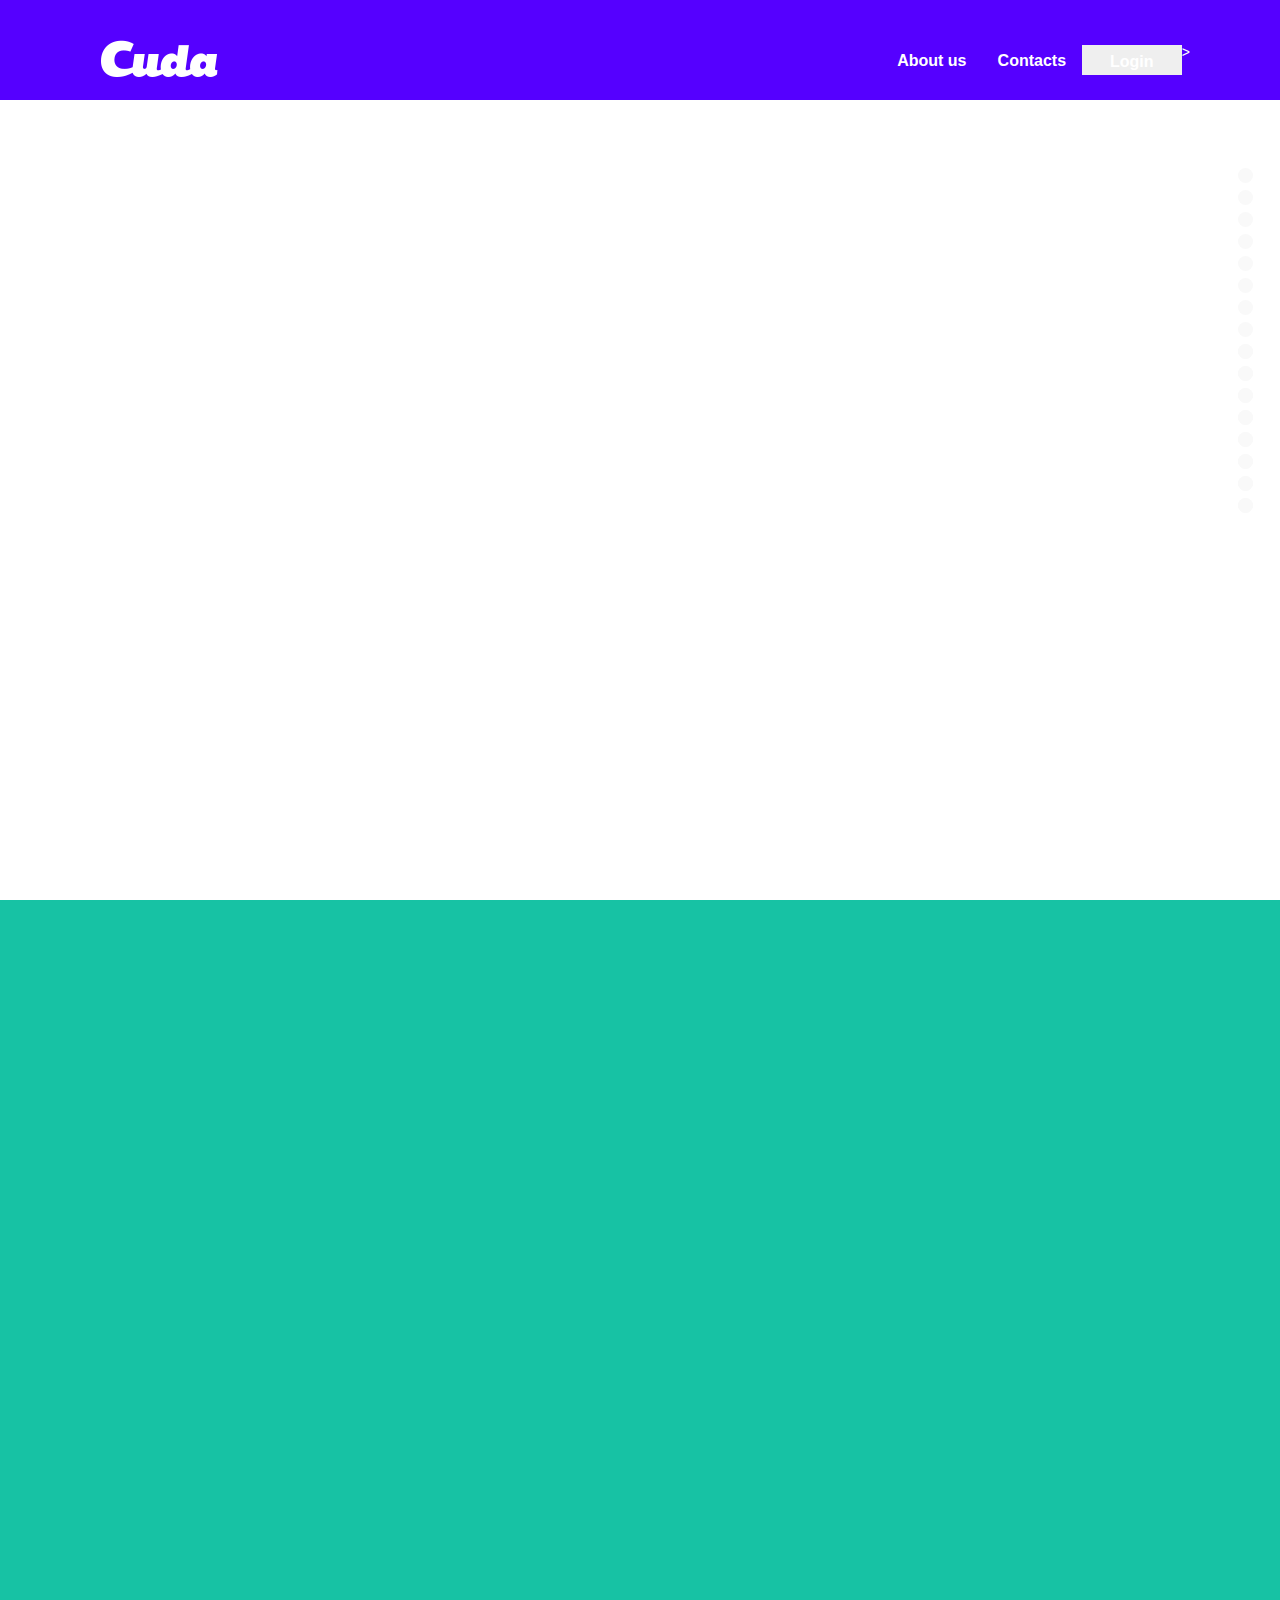
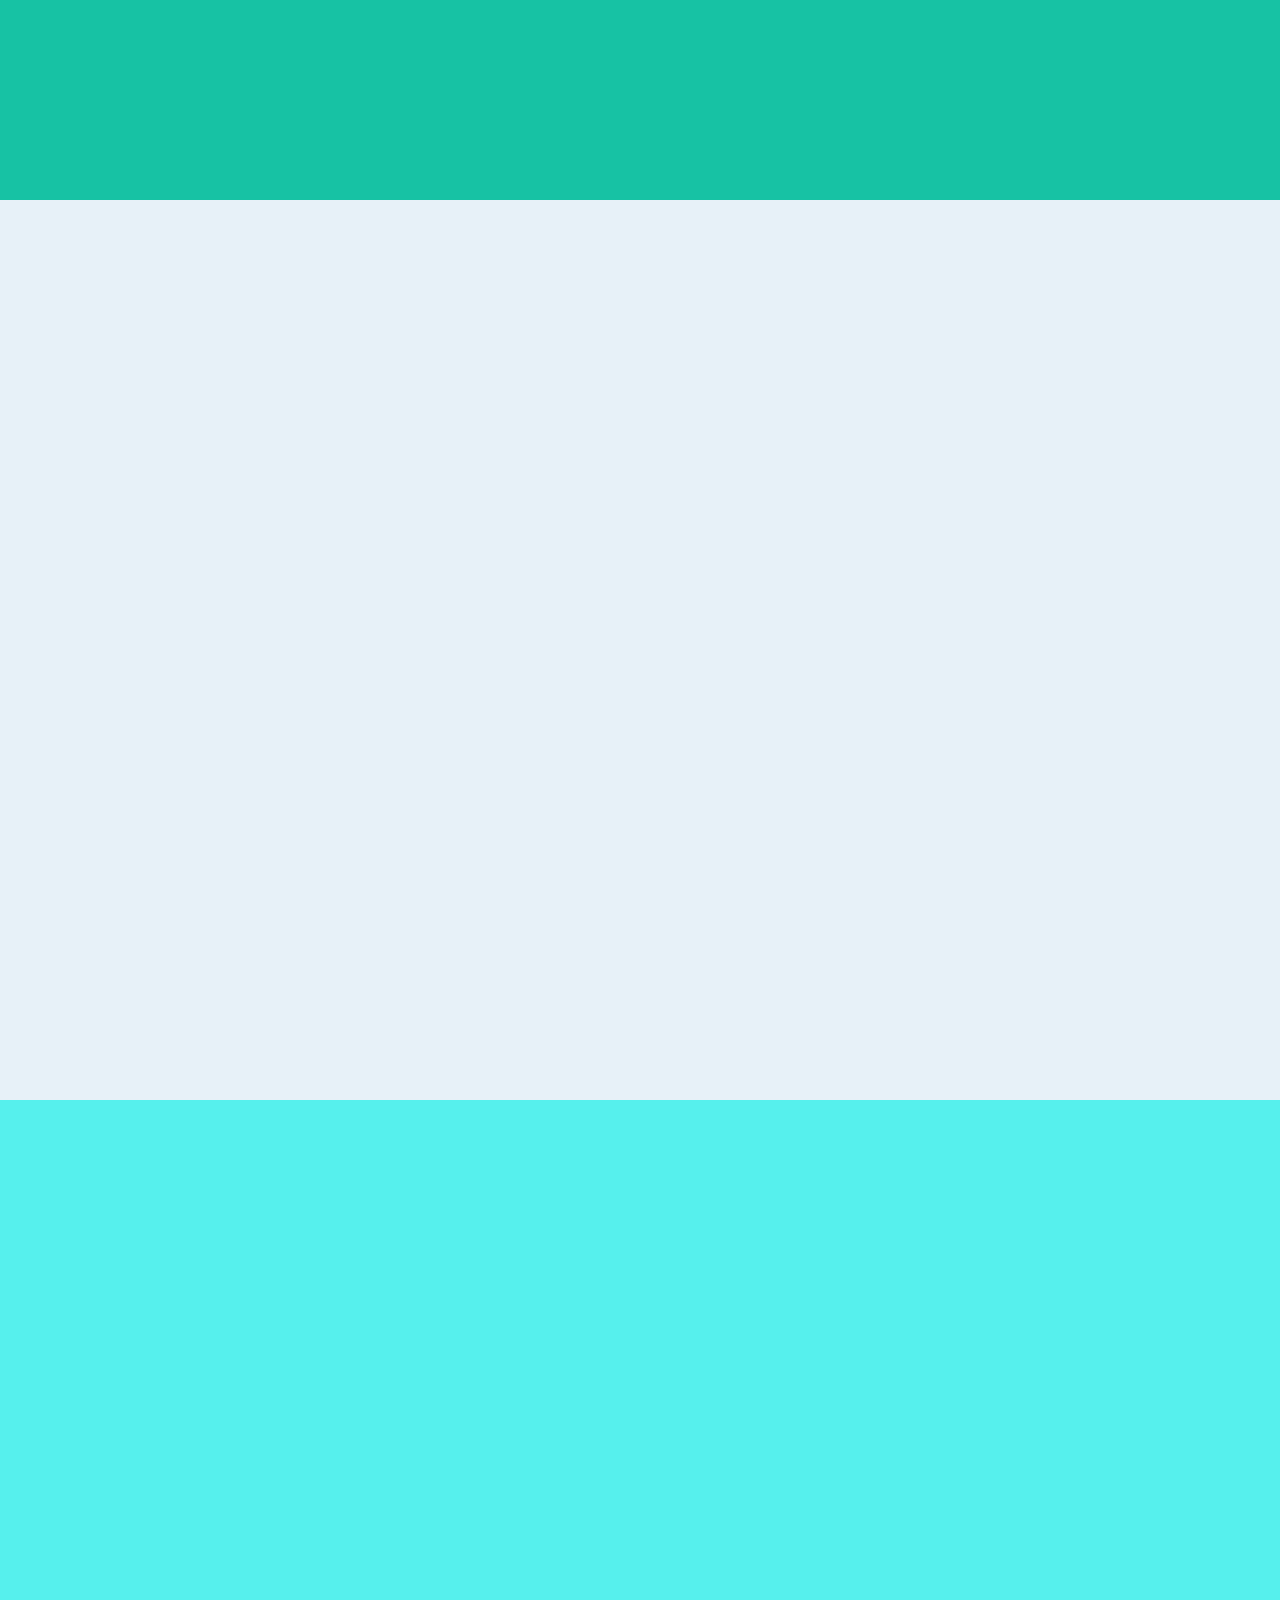
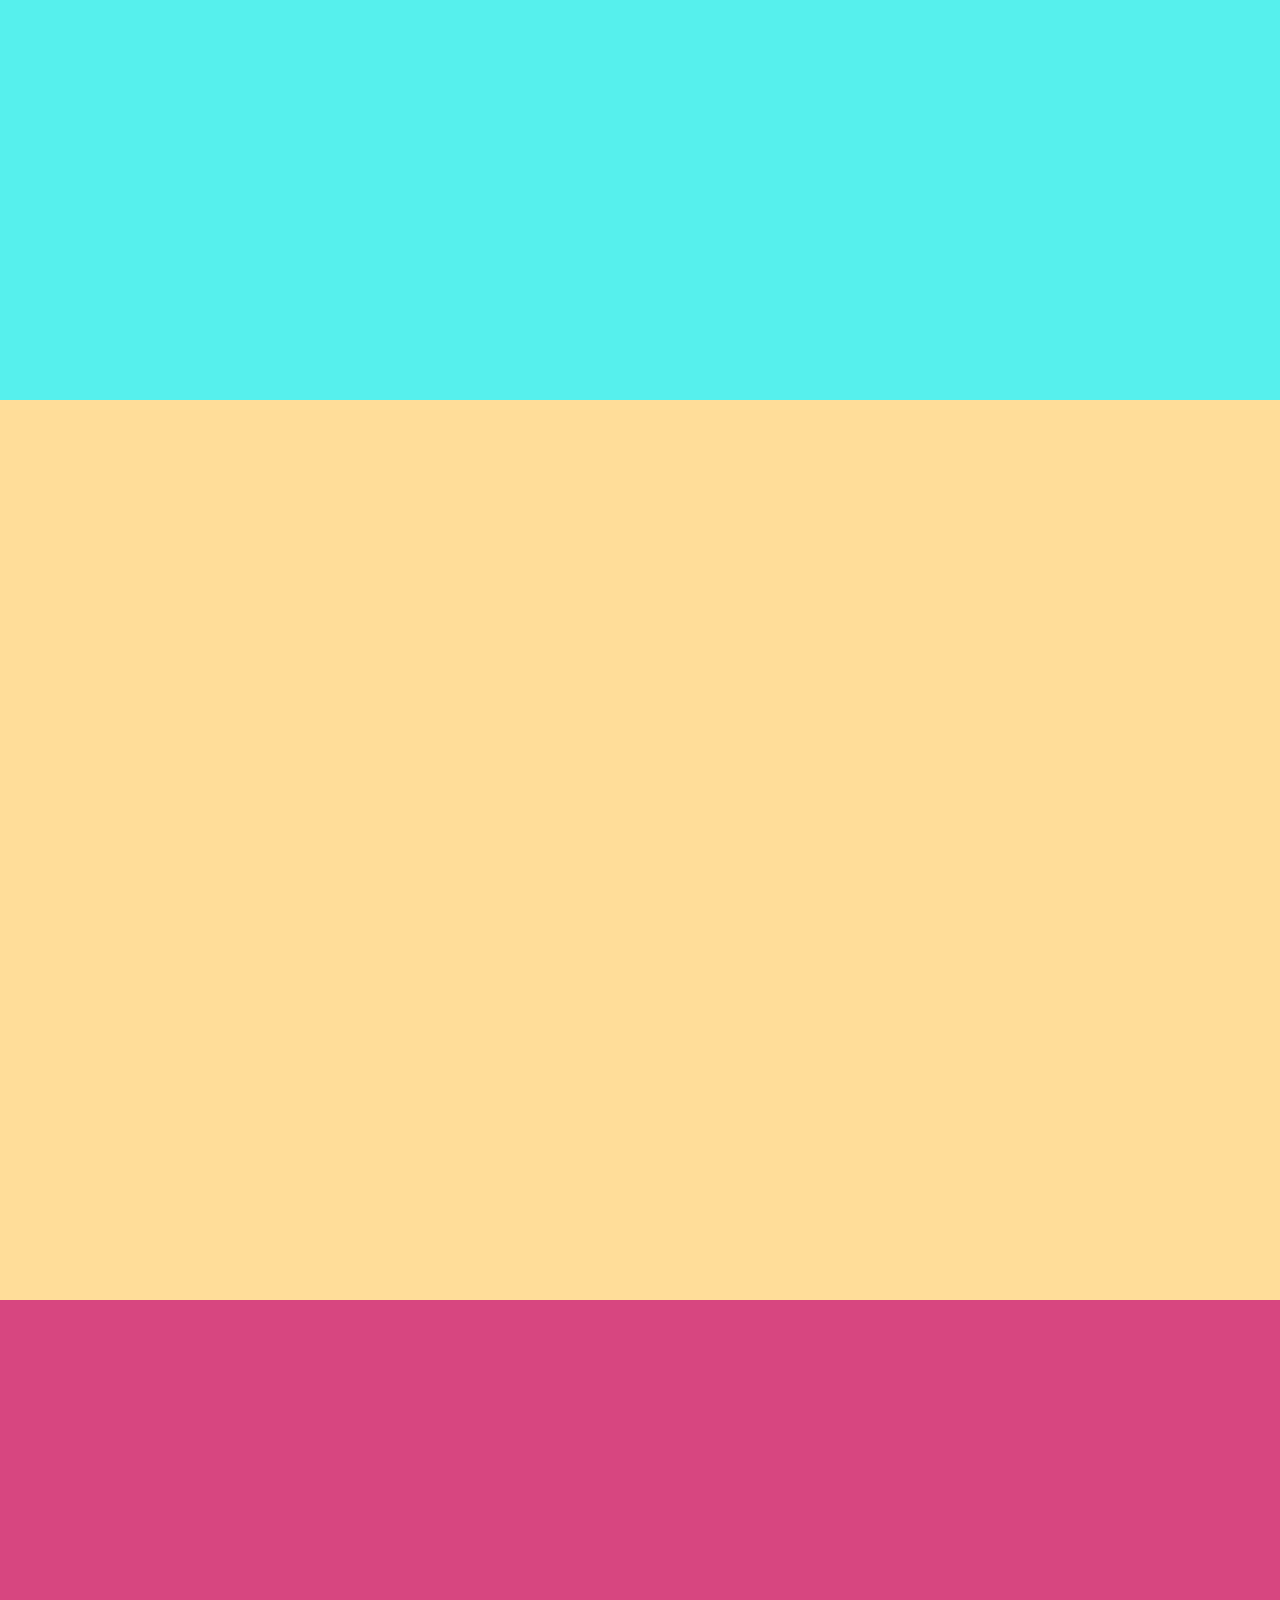
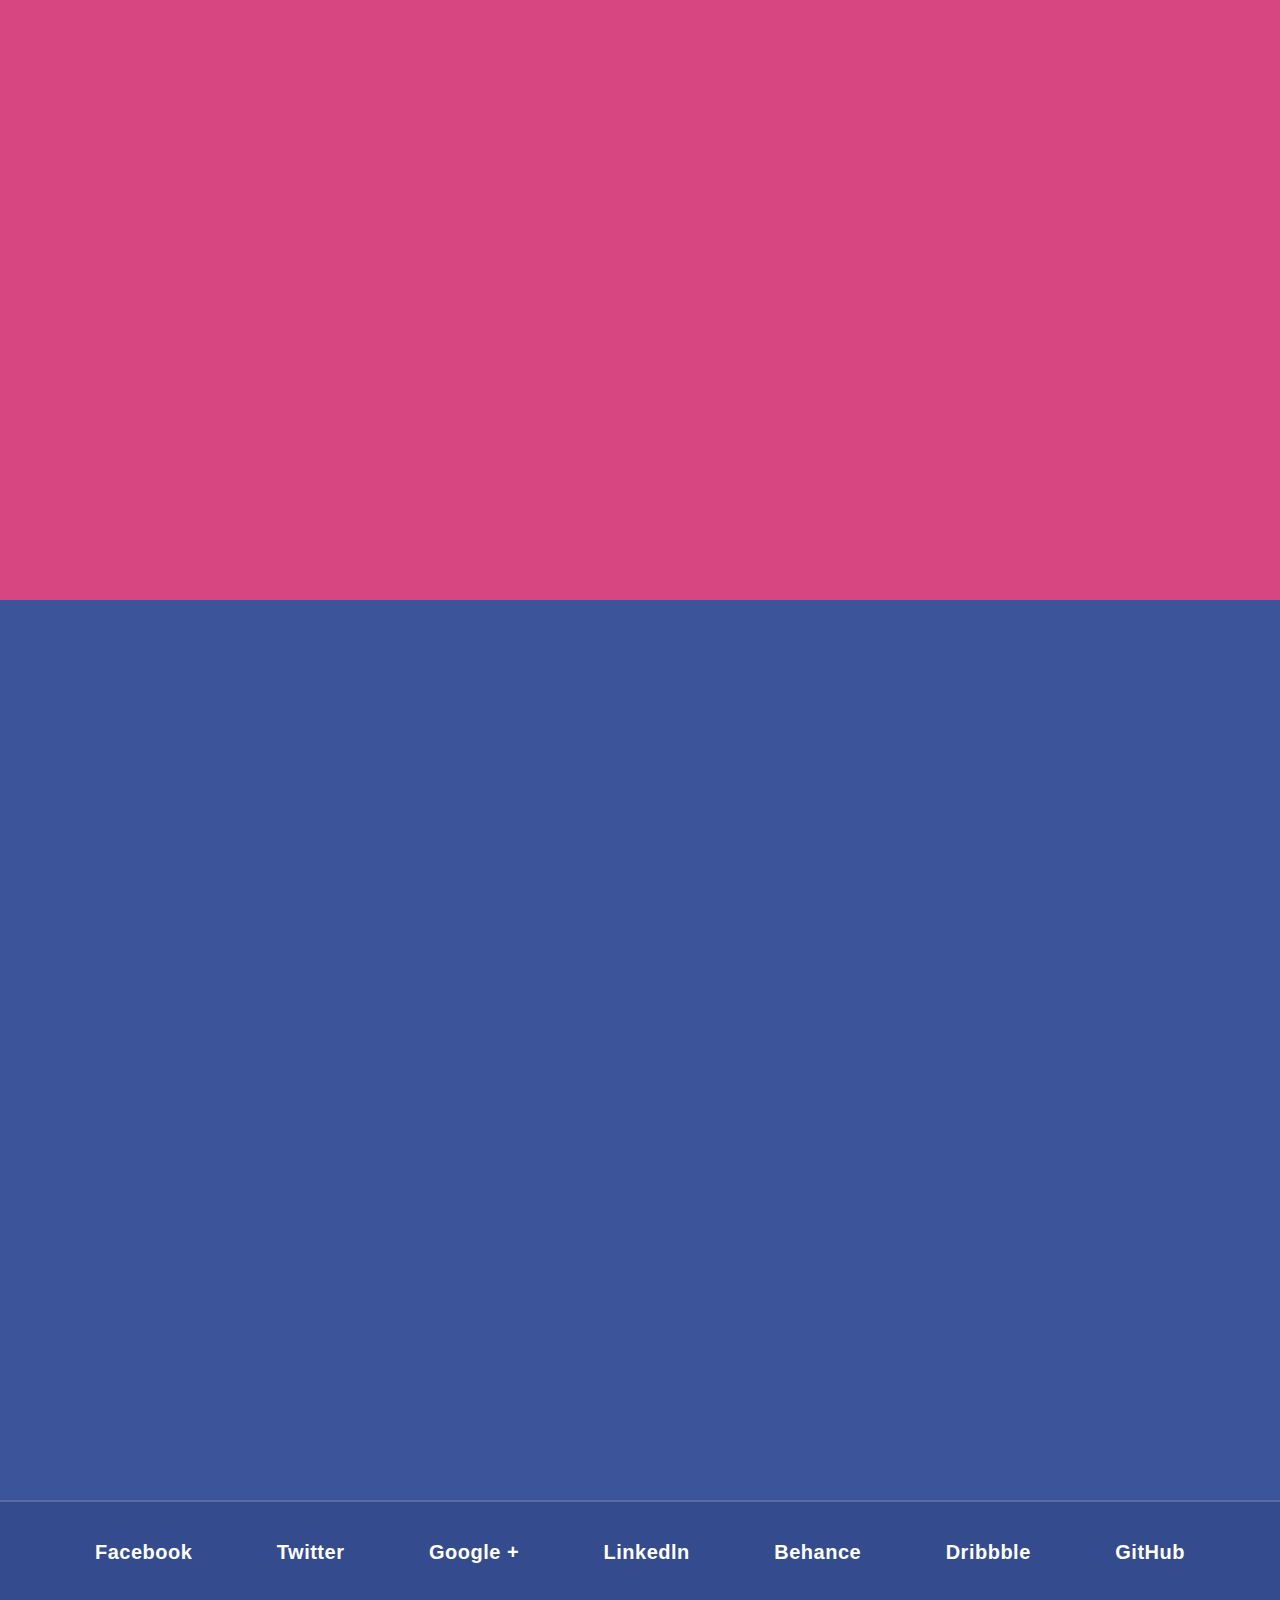
<file: index.html>
<!DOCTYPE html>
<html lang="en">
<head>
	<meta charset="UTF-8">
	<meta name="viewport" content="width=device-width, initial-scale=1.0, minimum-scale=1.0">
	<meta name="description" content="We are the new kids on the blockand we build awesome websites and mobile apps.">
  <meta name="keywords" content="websites, Branding, Design, development, html, css, js">
	<title>Cuda-build awesome websites and mobile apps</title>
	<link rel="shortcut icon" href="img/logo/favicon.png">
	<link rel="stylesheet" href="css/style.css">
</head>
<body class="no-scroll">
	<div class="wrapper">
		<!--======================Preloader================================-->
		<div id="p_prldr">
				<div class="container">
					<div class="contpre">
						<span class="svg_anm"></span>
					</div>
				</div>
		</div>
		<!--======================Header================================-->
		<header class="header">
			<div class="container">
				<div class="header__body">
					<h1 class="header__logo">
						<a href="#home">
							<img src="img/logo/logo.png" alt="logo">
						</a>
					</h1>
						<div class="header__burger">
							<span></span>
						</div>
						<nav class="header__menu">
							<ul class="header__list">
								<li>
									<a href="#About us" class="header__link">About us</a>
								</li>
								<li>
									<a href="#Contacts" class="header__link">Contacts</a>
								</li>
								<button>
									<a href="#Login" class="header__link">Login</a>
								</button>>
							</ul>
						</nav>
					</div>
				</div>
		</header>
		<!--======================Main================================-->
		<main>
			<!--======================Prevue================================-->
			<section class="prevue sonp-section sonp-full" id="home">
					<div class="prevue__text">
						<h2 class="prevue__about-text _anim-items _anim-no-hide">
							LOREM IPSUM DOLOR SIT<br>
						AMET, CONSECTETUR SED. 
						</h2>
					</div>
			</section>
			<!--======================Services================================-->
			<section class="service sonp-section sonp-full" id="SERVICES">
				<div class="container">			
					<div class="block-title">
						<h3 class="service__title title _anim-items _anim-no-hide">Services we provide</h3>
						<p class="service__subtitle subtitile _anim-items _anim-no-hide">We are working with both individuals and businesses from all over the globe<br>to create awesome websites and applications.</p>
					</div>
					<div class="services two-blocks-768px">
						<div class="service__item _anim-items _anim-no-hide">
						<div class="services_content">
							<div class="services__photo">
							<img src="img/services/Flag_icon.png" alt="Error">
							</div>
							<div class="info">
							<div class="services_name">
								<p>Branding</p>
							</div>
							<div class="services_info">
								<p>Branding is what your business needs to break through the clutter and grab your ideal customer’s attention.</p>
							</div>
							</div>
						</div>
						</div>
						<div class="service__item _anim-items _anim-no-hide">
						<div class="services_content">
							<div class="services__photo">
							<img src="img/services/Pencil_icon.png" alt="Error">
							</div>
							<div class="info">
							<div class="services_name">
								<p>Design</p>
							</div>
							<div class="services_info">
								<p>Web design is, first of all, the design of your site, so it is very important.</p>
							</div>
							</div>
						</div>
						</div>
						<div class="service__item _anim-items _anim-no-hide">
							<div class="services_content">
							<div class="services__photo">
								<img src="img/services/Gears_icon.png" alt="Error">
							</div>
							<div class="info">
								<div class="services_name">
								<p>development</p>
								</div>
								<div class="services_info">
								<p>Web development is the process of creating websites or web applications. </p>
								</div>
							</div>
							</div>
						</div>
						<div class="service__item _anim-items _anim-no-hide">
							<div class="services_content">
							<div class="services__photo">
								<img src="img/services/Rocket_icon.png" alt="Error">
							</div>
							<div class="info">
								<div class="services_name">
								<p>Rocket Science</p>
								</div>
								<div class="services_info">
								<p>We work very fast and efficiently, like Ilona Maska's rocket.</p>
								</div>
							</div>
							</div>
						</div>
						</div>
					</div>
			</section>	
			<!--======================Our Team================================-->
			<section class="our-team sonp-section sonp-full" id="TEAM">
				<div class="container">
					<div class="block-title">
						<h3 class="our-team__title title _anim-items _anim-no-hide">MEET OUR BEAUTIFUL TEAM</h3>
						<p class="our-team__subtitle subtitile _anim-items _anim-no-hide">We are a small team of designers and developers, who help brands with big ideas.</p>
					</div>
					<div class="persons two-blocks-820px">
						<div class="person _anim-items _anim-no-hide">
							<div class="person_content">
								<div class="persons__photo">
									<a href="img/CV/Vadym/index.html" target="_blank"><img src="img/portfolio/vodum.png" alt="Error"></a>
								</div>
								<div class="info">
									<div class="persons_name">
										<p>Vadym Skliarov</p>
									</div>
									<div class="position">
										<p>Team Leader</p>
									</div>
									<div class="person_info">
										<p>Vadym is a creative problem solver and a natural leader. As a lifelong learner and teacher, he is constantly trying new things and acquiring new skills.</p>
									</div>
								</div>
								<div class="link_list">
									<div class="link">
										<a href="https://www.facebook.com/profile.php?id=100012541662599" target="_blank"><img src="img/icon/Facebook_icon.png" alt="facebook"></a>
										<a href="https://www.instagram.com/_vodum_/?hl=ru" target="_blank"><img src="img/icon/Instagram_icon.png" alt="instagram"></a>
										<a href="Mailto:avalfnche@gmail.com" target="_blank"><img src="img/icon/Mail_icon.png" alt="mail"></a>
									</div>
								</div>
							</div>
						</div>
						<div class="person _anim-items _anim-no-hide">
							<div class="person_content">
								<div class="persons__photo">
									<a href="img/CV/Lilya/index.html" target="_blank"><img src="img/portfolio/lylyka.png" alt="Error"></a>
								</div>
								<div class="info">
									<div class="persons_name">
										<p>Lilia Kolesnyk</p>
									</div>
									<div class="position">
										<p>SEO / Marketing Guru</p>
									</div>
									<div class="person_info">
										<p>Lilia joined the team with diverse experience in digital and traditional marketing. Here she creates measurable goals to meet those customers needs.</p>
									</div>
								</div>
								<div class="link_list">
									<div class="link">
										<a href="https://www.facebook.com/profile.php?id=100009042014685" target="_blank"><img src="img/icon/Facebook_icon.png" alt="facebook"></a>
										<a href="https://www.instagram.com/kolesnyk_lilya/?hl=ru" target="_blank"><img src="img/icon/Instagram_icon.png" alt="instagram"></a>
										<a href="Mailto:kolesnykl59@gmail.com" target="_blank"><img src="img/icon/Mail_icon.png" alt="mail"></a>
									</div>
								</div>
							</div>
						</div>

						<div class="person _anim-items _anim-no-hide">
							<div class="person_content">
								<div class="persons__photo">
									<a href="img/CV/Andrii/index.html" target="_blank"><img src="img/portfolio/pylyp.png" alt="Error"></a>
								</div>
								<div class="info">
									<div class="persons_name">
										<p>Andrii Husak</p>
									</div>
									<div class="position">
										<p>Lead Designer</p>
									</div>
									<div class="person_info">
										<p>Andrii has been designing for advertising and development agencies for six years, specializing in data-first and usability-first design, no matter the medium.</p>
									</div>
								</div>
								<div class="link_list">
									<div class="link">
										<a href="https://www.facebook.com/profile.php?id=100013312656140" target="_blank"><img src="img/icon/Facebook_icon.png" alt="facebook"></a>
										<a href="https://www.instagram.com/andriy.gus/?hl=ru" target="_blank"><img src="img/icon/Instagram_icon.png" alt="instagram"></a>
										<a href="Mailto:andrigus3002@gmail.com" target="_blank"><img src="img/icon/Mail_icon.png" alt="mail"></a>
									</div>
								</div>
							</div>
						</div>
						<div class="person _anim-items _anim-no-hide">
							<div class="person_content">
								<div class="persons__photo">
									<a href="img/CV/Pavlo/index.html" target="_blank"><img src="img/portfolio/pablo.png" alt="Error"></a>
								</div>
								<div class="info">
									<div class="persons_name">
										<p>Pavlo Milyan</p>
									</div>
									<div class="position">
										<p>Developer</p>
									</div>
									<div class="person_info">
										<p>Pavlo thrives in the place where design and development intersect.The last few years he specializing in design systems and front end pattern libraries.</p>
									</div>
								</div>
								<div class="link_list">
									<div class="link">
										<a href="https://www.facebook.com/profile.php?id=100017011517217" target="_blank"><img src="img/icon/Facebook_icon.png" alt="facebook"></a>
										<a href="https://www.instagram.com/just.pavlo/?hl=ru" target="_blank"><img src="img/icon/Instagram_icon.png" alt="instagram"></a>
										<a href="Mailto:milyan26@icloud.com" target="_blank"><img src="img/icon/Mail_icon.png" alt="mail"></a>
									</div>
								</div>
							</div>
						</div>
					</div>
				</div>
			</section>
			<!--======================Our Skills================================-->
			<section class="our-skills sonp-section sonp-full" id="SKILLS">
				<div class="container">
					<div class="block-title">
						<h3 class="our-skills__title title _anim-items _anim-no-hide">WE GOT SKILLS!</h3>
						<p class="our-skills__subtitle subtitile _anim-items _anim-no-hide">Our skill graphics are introduced here:</p>
					</div>
					<div class="graphics two-blocks-820px">
						<div class="graphic _anim-items _anim-no-hide">
							<div class="box">
								<input type="text" value="90" class="dial" data-fgColor="#30bae7" data-bgColor="#9ffcfc" data-thickness="0.2" data-readOnly="true">
							</div>
							<h2>web design</h2>
						</div>
						<div class="graphic _anim-items _anim-no-hide">
							<div class="box">
								<input type="text" value="75" class="dial1" data-fgColor="#d74680" data-bgColor="#9ffcfc" data-thickness="0.2" data-readOnly="true">
							</div>
							<h2>html / css</h2>
						</div>
						<div class="graphic _anim-items _anim-no-hide">
							<div class="box">
								<input type="text" value="70" class="dial2" data-fgColor="#15c7a8" data-bgColor="#9ffcfc" data-thickness="0.2" data-readOnly="true" >
							</div>
							<h2>graphic design</h2>
						</div>
						<div class="graphic _anim-items _anim-no-hide">
							<div class="box">
								<input type="text" value="85" class="dial3" data-fgColor="#eb7d4b" data-bgColor="#9ffcfc" data-thickness="0.2" data-readOnly="true" >
							</div>
							<h2>ui / ux</h2>
						</div>
					</div>
				</div>
			</section>
			<!--======================Portfolio================================-->
			<section class="portfolio sonp-section sonp-full" id="WORK">
					<div class="container">
						<div class="block-title">
							<h3 class="portfolio__title title _anim-items _anim-no-hide">OUR PORTFOLIO</h3>
							<p class="portfolio__subtitle subtitile _anim-items _anim-no-hide">Nor is there any person belonging, and their distressing anguish alone, that it dolor sit amet consectetur, he wishes to
							obtain, but because they do not never see the.</p>
						</div>
						<div class="laptops">
							<div class="laptops__item _anim-items _anim-no-hide">
								<div class="laptop">
									<a href="#"><img src="img/icon/1.png" alt="laptop1"></a>
								</div>
								<div class="laptop__text">Isometric Perspective Mock-Up</div>
							</div>
							<div class="laptops__item _anim-items _anim-no-hide">
								<div class="laptop">
									<a href="#"><img src="img/icon/2.png" alt="laptop2"></a>
								</div>
								<div class="laptop__text">Time Zone App UI</div>
							</div>
							<div class="laptops__item _anim-items _anim-no-hide">
								<div class="laptop">
									<a href="#"><img src="img/icon/3.png" alt="laptop3"></a>
								</div>
								<div class="laptop__text">Viro Media Players UI copy 2</div>
							</div>
						</div>
						<div class="button-container _anim-items _anim-no-hide">
							<a href="https://camouf.ru/designes/ready-psd-layouts-for-saito/" target="_blank" 
							class="button" >LOAD MORE PROJECTS</a>
						</div>
					</div>
			</section>
			<!--======================About Us================================-->
			<section class="about-us sonp-section sonp-full" id="BLOG">
				<div class="container">
					<div class="block-title">
						<h3 class="about-us__title title _anim-items _anim-no-hide">WHAT PEOPLE SAY ABOUT US</h3>
						<p class="about-us__subtitle subtitile _anim-items _anim-no-hide">Our clients love us!</p>
					</div>
					<div class="colums">
							<div class="colums__row two-blocks-820px">
								<div class="colums__colum _anim-items _anim-no-hide">
									<div class="item__row">
										<div class="item__imgage">
											<img src="img/portfolio/1.png" alt="Тимчасово недоступно">
										</div>
										<div class="item_body">
											<div class="item__text">"To meet the client's needs, Vadym has worked overtime. He does this with a positive attitude and understands it will benefit his team."</div>
											<div class="item__title">IOAN DIMYR</div>
											<div class="item__title_social">Owner of the Webstore</div>
										</div>
									</div>
								</div>
								<div class="colums__colum _anim-items _anim-no-hide">
									<div class="colums__item item">
										<div class="item__row">
											<div class="item__imgage">
												<img src="img/portfolio/2.png" alt="Тимчасово недоступно">
											</div>
											<div class="item_body">
												<div class="item__text">"You all have been struggling to finish a task You have never done before. Throughout this challenging process, You have maintained a positive attitude and continued to try Your best."</div>
												<div class="item__title">HELEN DAVIS</div>
												<div class="item__title_social">CEO of Pinterest</div>
											</div>
										</div>
									</div>
								</div>
								<div class="colums__colum _anim-items _anim-no-hide">
									<div class="colums__item item">
										<div class="item__row">
											<div class="item__imgage">
												<img src="img/portfolio/3.png" alt="Тимчасово недоступно">
											</div>
											<div class="item_body">
												<div class="item__text">"One of your strengths is that you almost always deliver projects on time. Some talented people really struggle in that area. Your clients expect it, and hitting these goals is critical to everything that You do."</div>
												<div class="item__title">VICKIE CLARK</div>
												<div class="item__title_social">VICKIE CLARK</div>
											</div>
										</div>
									</div>
								</div>
								<div class="colums__colum _anim-items _anim-no-hide">
									<div class="colums__item item">
										<div class="item__row">
											<div class="item__imgage">
												<img src="img/portfolio/4.png" alt="Тимчасово недоступно">
											</div>
											<div class="item_body">
												<div class="item__text">"Your ability to work across teams and departments is a strength not everyone has. I’m impressed with the way you’re working on the set targets."</div>
												<div class="item__title">PAVLO DUROV</div>
												<div class="item__title_social">Founder of Telegram</div>
											</div>
										</div>
									</div>
								</div>
							</div>
					</div>
				</div>
			</section>
			<!--======================Contact Us================================-->
			<section class="contact-us sonp-section sonp-full " id="CONTACTS">
				<div class="conteiner">
					<div class="block-title">
						<h3 class="contact-us__title title _anim-items _anim-no-hide">GET IN TOUCH</h3>
						<p class="contact-us__subtitle subtitile _anim-items _anim-no-hide">1600 Pennsylvania Ave NW, Washington, DC 20500, United States of America. Tel:(202)456-1111</p>
					</div>
				<div class="login">
					<form action="#">
							<input class="first-name _anim-items _anim-no-hide" type="text" placeholder="Enter Your name" name="first-name" required>
							<input class="email _anim-items _anim-no-hide" type="text" placeholder="Enter Email" name="email" required> <br>
							<textarea class="textarea _anim-items _anim-no-hide" placeholder="Enter Your message" required></textarea>
							<div class="button-container _anim-items _anim-no-hide">
								<a href="#" class="button button-send">SEND MESSAGE</a>
							</div>
					</form>
					</div>
				</div>
			</section>
			<footer class="footer sonp-section sonp-small">
				<div class="container">
					<div class="footer__row">
						<div class="footer__text"><a href="#" target="_blank">Facebook</a></div>
						<div class="footer__text"><a href="#" target="_blank">Twitter</a></div>
						<div class="footer__text"><a href="#" target="_blank">Google +</a></div>
						<div class="footer__text"><a href="#" target="_blank">Linkedln</a></div>
						<div class="footer__text"><a href="#" target="_blank">Behance</a></div>
						<div class="footer__text"><a href="#" target="_blank">Dribbble</a></div>
						<div class="footer__text"><a href="#" target="_blank">GitHub</a></div>
					</div>
				</div>
			</footer>
		</main>
	<!--======================Footer================================-->
	
	</div>
	<!--======================JS================================-->
	<script src="https://code.jquery.com/jquery-3.4.1.min.js"></script>
	<script src="js/jquery.knob.min.js"></script>
	<script src="js/sonpScroll.js"></script>
	<script src="js/script.js"></script>
	
</body>
</html>
</file>
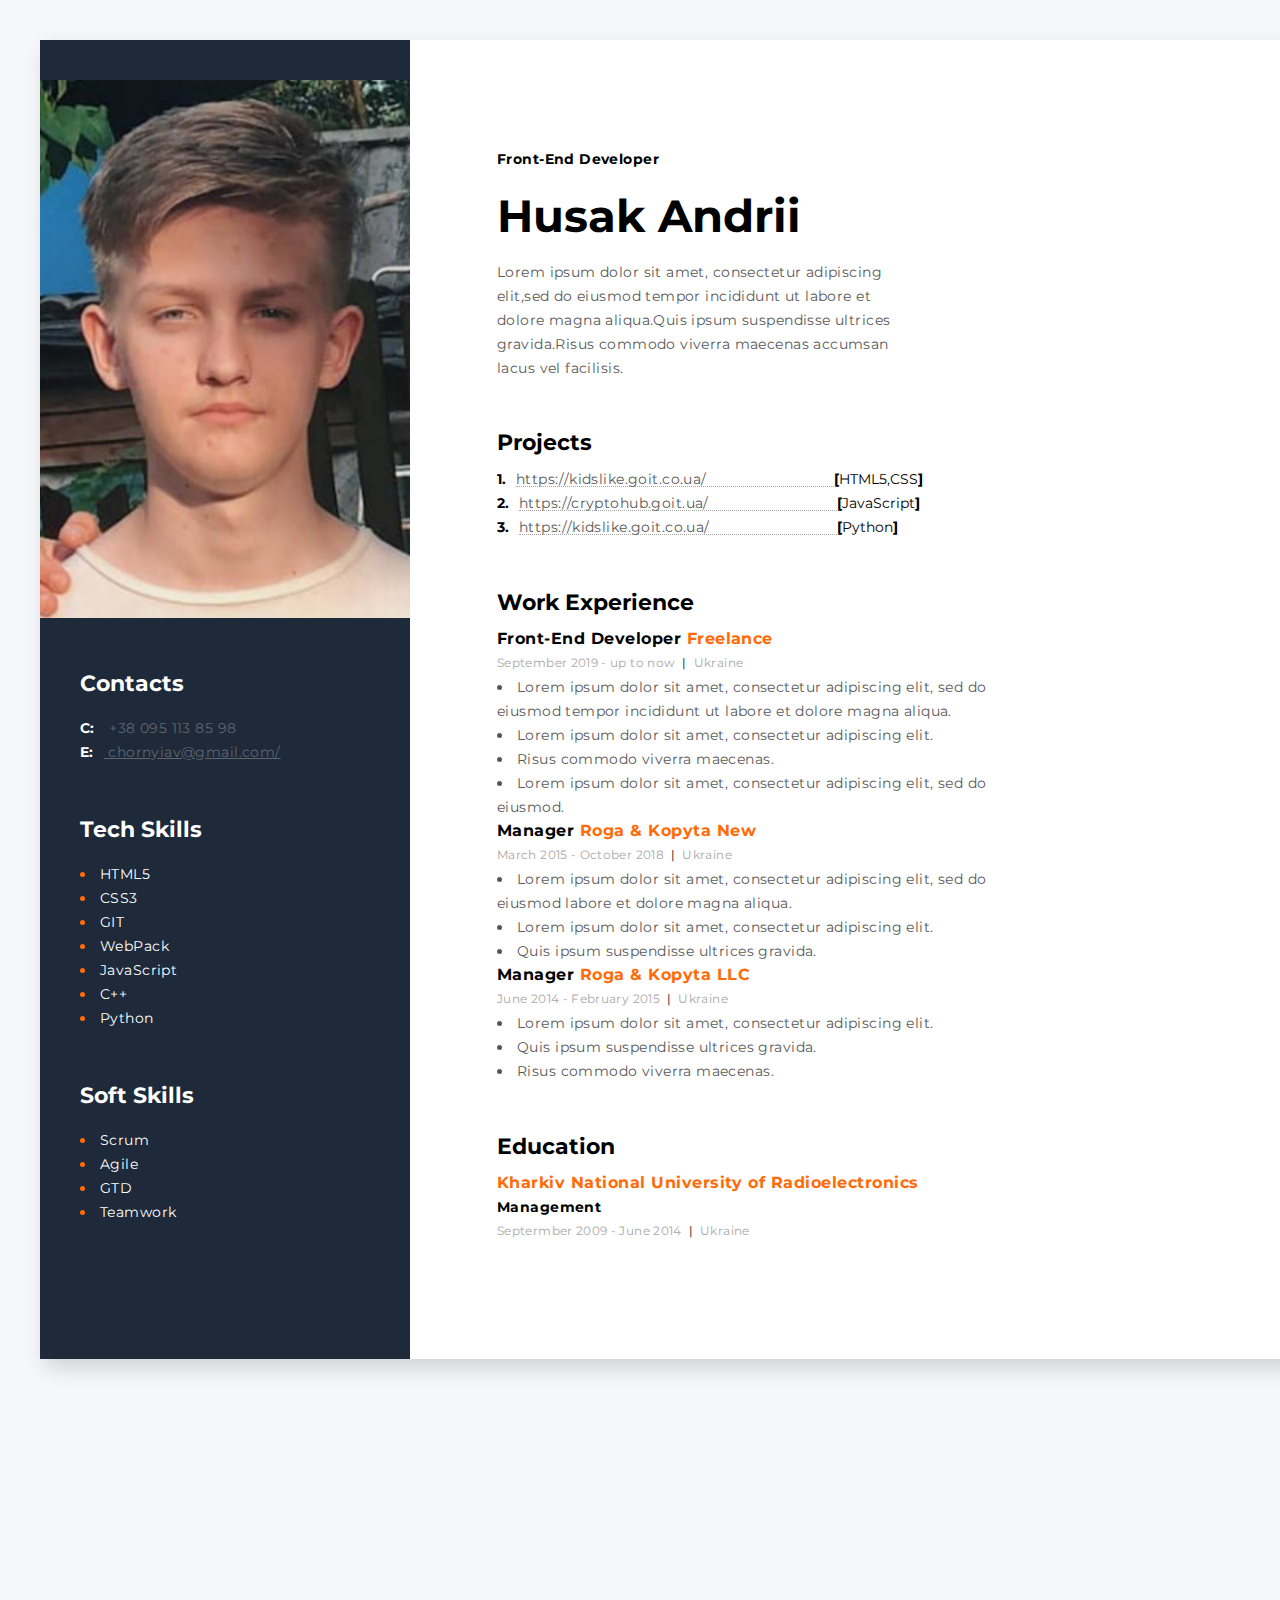
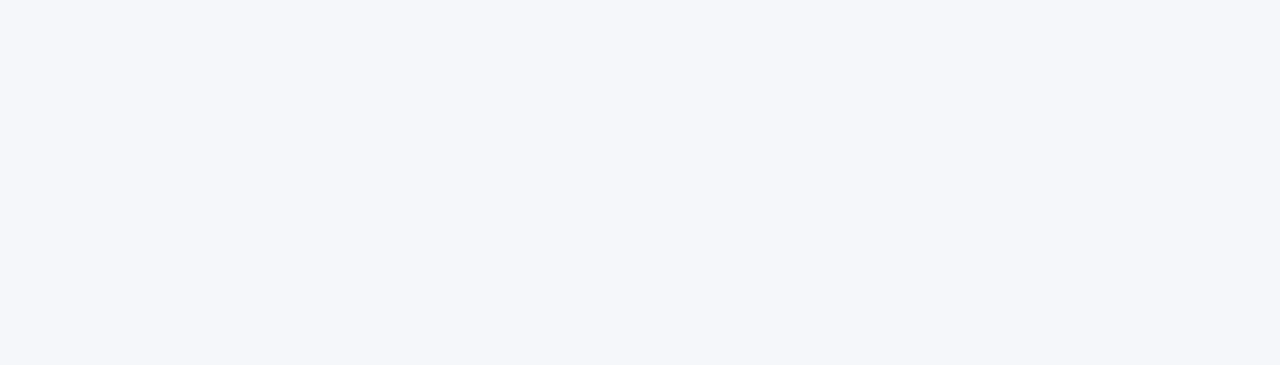
<file: img/CV/Andrii/index.html>
<!DOCTYPE html>
<html lang="en">
<head>
	<meta charset="UTF-8">
	<meta name="viewport" content="width=device-width, initial-scale=1.0">
	<title>CV</title>
	<link rel="stylesheet" type="text/css" href="style.css">
	
	<link rel="preconnect" href="https://fonts.gstatic.com">
	<link href="https://fonts.googleapis.com/css2?family=Montserrat:wght@400;700&display=swap" rel="stylesheet">
</head>
<body>
<div class="bg-white">	
	<div class="bg-dark_bl">
		<img src="Screenshot_2.png">
		<div class="content-dark_bl">
			<div class="contacts">	
			   <h2>Contacts</h2>
				<span class="dusk">C:</span><a class="link_contacts-phone" href="+38 095 113 85 98"> +38 095 113 85 98</a><br/>
				<span class="dusk">E:</span><a class="link_contacts-mail" href="chornyiav@gmail.com"> chornyiav@gmail.com/</a>
			</div>
				<h2>Tech Skills</h2>
					<ul class="list1">
						<li><span>HTML5</span></li>
						<li><span>CSS3</span></li>
						<li><span>GIT</span></li>
						<li><span>WebPack</span></li>
						<li><span>JavaScript</span></li>
						<li><span>C++</span></li>
						<li><span>Python</span></li>
					</ul>
				<h2>Soft Skills</h2>
					<ul class="list1">
						<li><span>Scrum</span></li>
						<li><span>Agile</span></li>
						<li><span>GTD</span></li>
						<li><span>Teamwork</span></li>
					</ul>
		</div>
	</div>

	<div class="container">
			<div class="content-top">
				<h3>Front-End Developer</h3>
				<h1>Husak Andrii</h1>
				<div class="description">
					<p>Lorem ipsum dolor sit amet, consectetur adipiscing elit,sed do eiusmod tempor incididunt ut labore et dolore magna aliqua.Quis ipsum suspendisse ultrices gravida.Risus commodo viverra maecenas accumsan lacus vel facilisis.
					</p>
				</div>
			</div>
			<div class="link">
				<h2>Projects</h2>
				<ol class="programming-languages">
					<li><a href="https://lovecamp.goit.ua/">https://kidslike.goit.co.ua/</a><span>[</span>HTML5,CSS<span>]</li>
					<li><a href="https://cryptohub.goit.ua/">https://cryptohub.goit.ua/</a><span>[</span>JavaScript<span>]</span></li>
					<li><a href="https://kidslike.goit.co.ua/">https://kidslike.goit.co.ua/</a><span>[</span>Python<span>]</span></li>
				</ol>
			</div>
			<div class="wokr-experience">
				<h2>Work Experience</h2>
				<h4>Front-End Developer <span class="tw21">Freelance</span></h4>
				 <small>September 2019 - up to now<span class="border">|</span>Ukraine</small>
				<ul class="list2">
					<li>Lorem ipsum dolor sit amet, consectetur adipiscing elit, sed do eiusmod tempor incididunt ut labore et dolore magna aliqua. </li>
					<li>Lorem ipsum dolor sit amet, consectetur adipiscing elit.</li>
					<li>Risus commodo viverra maecenas. </li>
					<li>Lorem ipsum dolor sit amet, consectetur adipiscing elit, sed do eiusmod. </li>
				</ul>

				<h4>Manager  <span class="tw21">Roga & Kopyta New </span></h4>
				<small>March 2015 - October 2018<span class="border">|</span>Ukraine</small>
				<ul class="list2">
					<li>Lorem ipsum dolor sit amet, consectetur adipiscing elit, sed do eiusmod labore et dolore magna aliqua.</li>
					<li>Lorem ipsum dolor sit amet, consectetur adipiscing elit.</li>
					<li>Quis ipsum suspendisse ultrices gravida.</li>
				</ul>

				<h4>Manager <span class="tw21">Roga & Kopyta LLC</span></h4>
				<small>June 2014 - February 2015<span class="border">|</span>Ukraine</small>
				<ul class="list2">
					<li>Lorem ipsum dolor sit amet, consectetur adipiscing elit.</li>
					<li>Quis ipsum suspendisse ultrices gravida.</li>
					<li>Risus commodo viverra maecenas. </li>
				</ul>
				</div>
			<div class="education">
				<h2>Education</h2>
				<h4><span class="tw21">Kharkiv National University of Radioelectronics</span></h4>
				<h5>Management</h5>
				<small>Septermber 2009 - June 2014<span class="border">|</span>Ukraine</small>
			</div>
	</div>
</div>
</body>
</html>
</file>
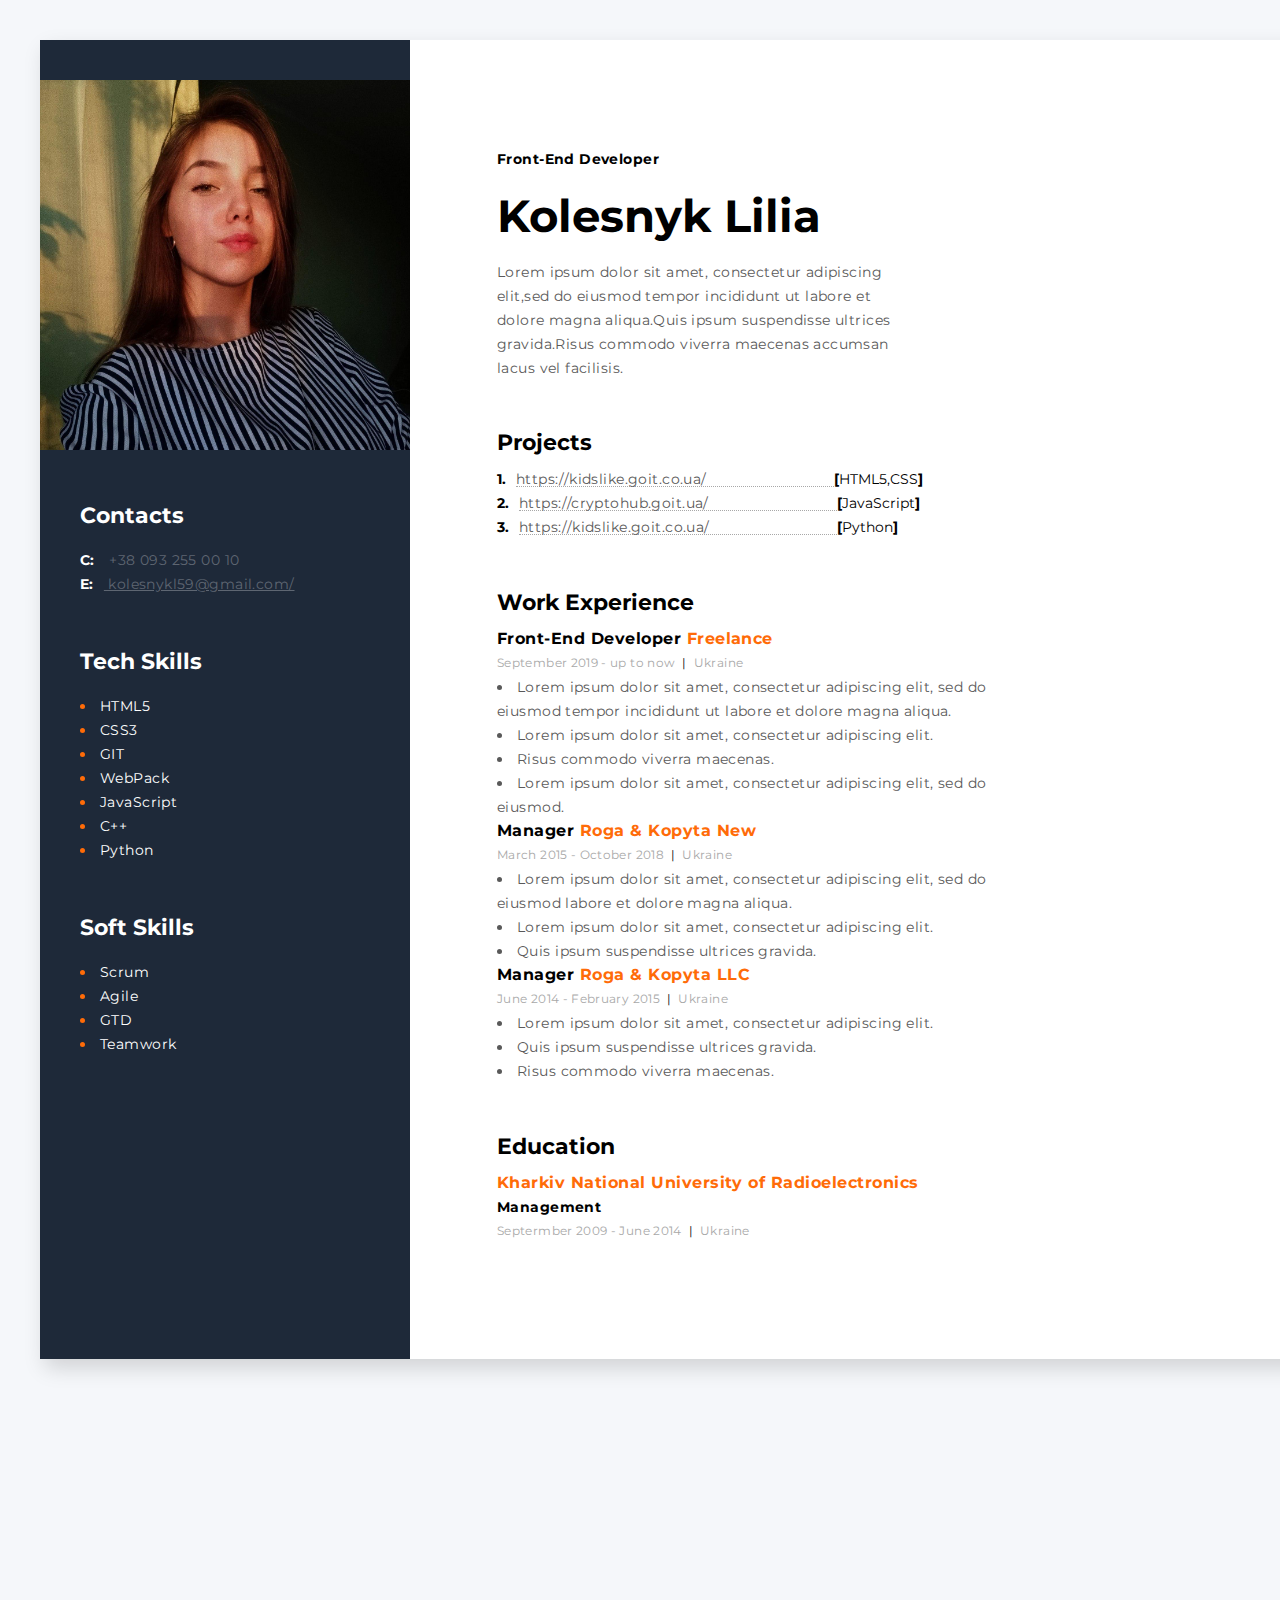
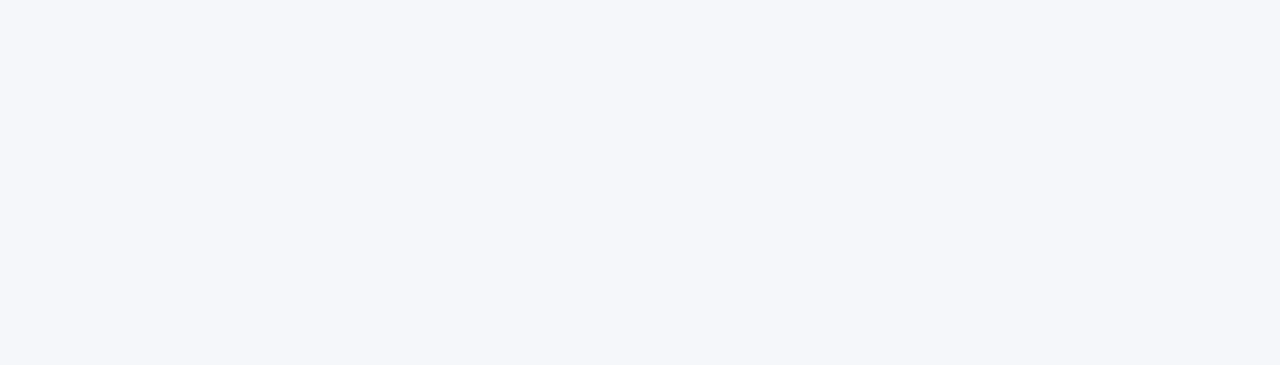
<file: img/CV/Lilya/index.html>
<!DOCTYPE html>
<html lang="en">
<head>
	<meta charset="UTF-8">
	<meta name="viewport" content="width=device-width, initial-scale=1.0">
	<title>CV</title>
	<link rel="stylesheet" type="text/css" href="style.css">
	
	<link rel="preconnect" href="https://fonts.gstatic.com">
	<link href="https://fonts.googleapis.com/css2?family=Montserrat:wght@400;700&display=swap" rel="stylesheet">
</head>
<body>
<div class="bg-white">	
	<div class="bg-dark_bl">
		<img src="img/photo.jpg">
		<div class="content-dark_bl">
			<div class="contacts">	
			   <h2>Contacts</h2>
				<span class="dusk">C:</span><a class="link_contacts-phone" href="+38 093 255 00 10"> +38 093 255 00 10</a><br/>
				<span class="dusk">E:</span><a class="link_contacts-mail" href="kolesnykl59@gmail.com"> kolesnykl59@gmail.com/</a>
			</div>
				<h2>Tech Skills</h2>
					<ul class="list1">
						<li><span>HTML5</span></li>
						<li><span>CSS3</span></li>
						<li><span>GIT</span></li>
						<li><span>WebPack</span></li>
						<li><span>JavaScript</span></li>
						<li><span>C++</span></li>
						<li><span>Python</span></li>
					</ul>
				<h2>Soft Skills</h2>
					<ul class="list1">
						<li><span>Scrum</span></li>
						<li><span>Agile</span></li>
						<li><span>GTD</span></li>
						<li><span>Teamwork</span></li>
					</ul>
		</div>
	</div>

	<div class="container">
			<div class="content-top">
				<h3>Front-End Developer</h3>
				<h1>Kolesnyk Lilia</h1>
				<div class="description">
					<p>Lorem ipsum dolor sit amet, consectetur adipiscing elit,sed do eiusmod tempor incididunt ut labore et dolore magna aliqua.Quis ipsum suspendisse ultrices gravida.Risus commodo viverra maecenas accumsan lacus vel facilisis.
					</p>
				</div>
			</div>
			<div class="link">
				<h2>Projects</h2>
				<ol class="programming-languages">
					<li><a href="https://lovecamp.goit.ua/">https://kidslike.goit.co.ua/</a><span>[</span>HTML5,CSS<span>]</li>
					<li><a href="https://cryptohub.goit.ua/">https://cryptohub.goit.ua/</a><span>[</span>JavaScript<span>]</span></li>
					<li><a href="https://kidslike.goit.co.ua/">https://kidslike.goit.co.ua/</a><span>[</span>Python<span>]</span></li>
				</ol>
			</div>
			<div class="wokr-experience">
				<h2>Work Experience</h2>
				<h4>Front-End Developer <span class="tw21">Freelance</span></h4>
				 <small>September 2019 - up to now<span class="border">|</span>Ukraine</small>
				<ul class="list2">
					<li>Lorem ipsum dolor sit amet, consectetur adipiscing elit, sed do eiusmod tempor incididunt ut labore et dolore magna aliqua. </li>
					<li>Lorem ipsum dolor sit amet, consectetur adipiscing elit.</li>
					<li>Risus commodo viverra maecenas. </li>
					<li>Lorem ipsum dolor sit amet, consectetur adipiscing elit, sed do eiusmod. </li>
				</ul>

				<h4>Manager  <span class="tw21">Roga & Kopyta New </span></h4>
				<small>March 2015 - October 2018<span class="border">|</span>Ukraine</small>
				<ul class="list2">
					<li>Lorem ipsum dolor sit amet, consectetur adipiscing elit, sed do eiusmod labore et dolore magna aliqua.</li>
					<li>Lorem ipsum dolor sit amet, consectetur adipiscing elit.</li>
					<li>Quis ipsum suspendisse ultrices gravida.</li>
				</ul>

				<h4>Manager <span class="tw21">Roga & Kopyta LLC</span></h4>
				<small>June 2014 - February 2015<span class="border">|</span>Ukraine</small>
				<ul class="list2">
					<li>Lorem ipsum dolor sit amet, consectetur adipiscing elit.</li>
					<li>Quis ipsum suspendisse ultrices gravida.</li>
					<li>Risus commodo viverra maecenas. </li>
				</ul>
				</div>
			<div class="education">
				<h2>Education</h2>
				<h4><span class="tw21">Kharkiv National University of Radioelectronics</span></h4>
				<h5>Management</h5>
				<small>Septermber 2009 - June 2014<span class="border">|</span>Ukraine</small>
			</div>
	</div>
</div>
	<!-- Підключаємо jQuery -->
	<script src="https://code.jquery.com/jquery-3.4.1.min.js"></script>
	<!-- Підключаємо файл js -->
	<script src="../../../js/script.js"></script>
</body>
</html>
</file>
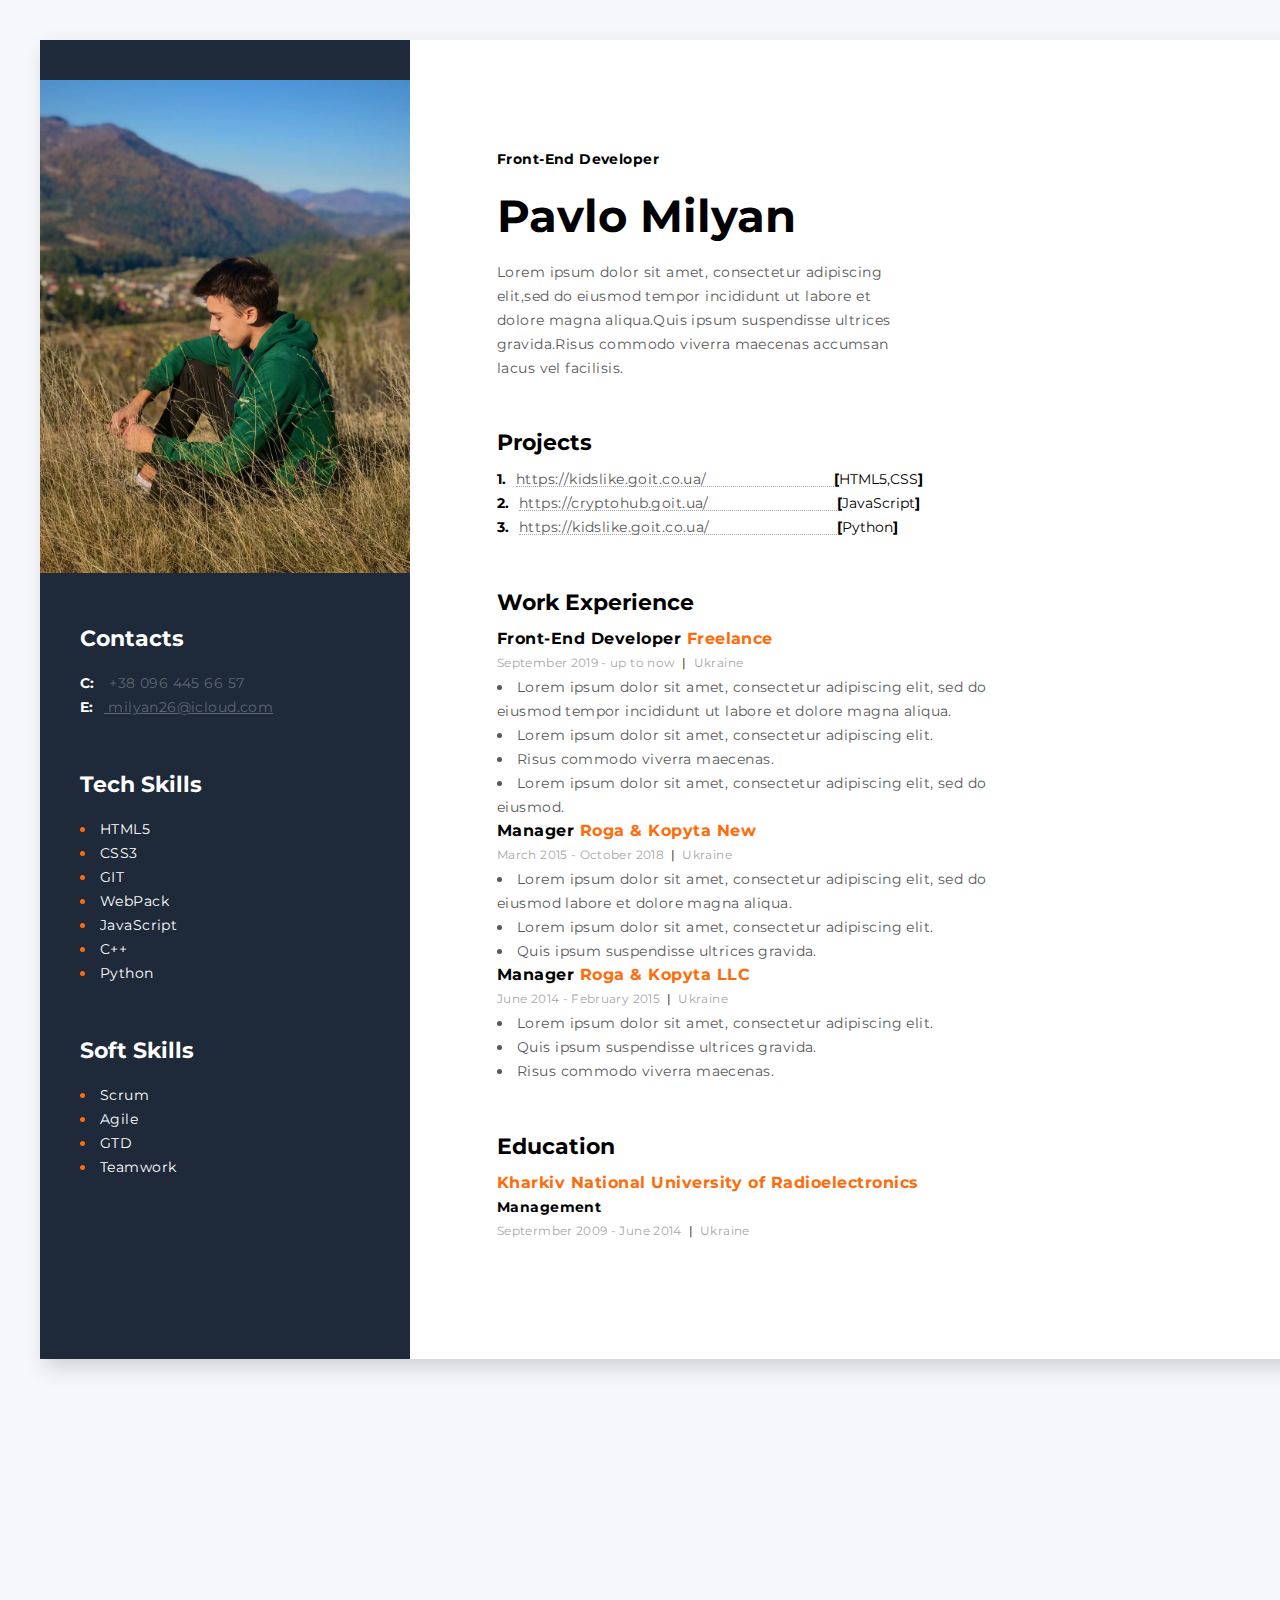
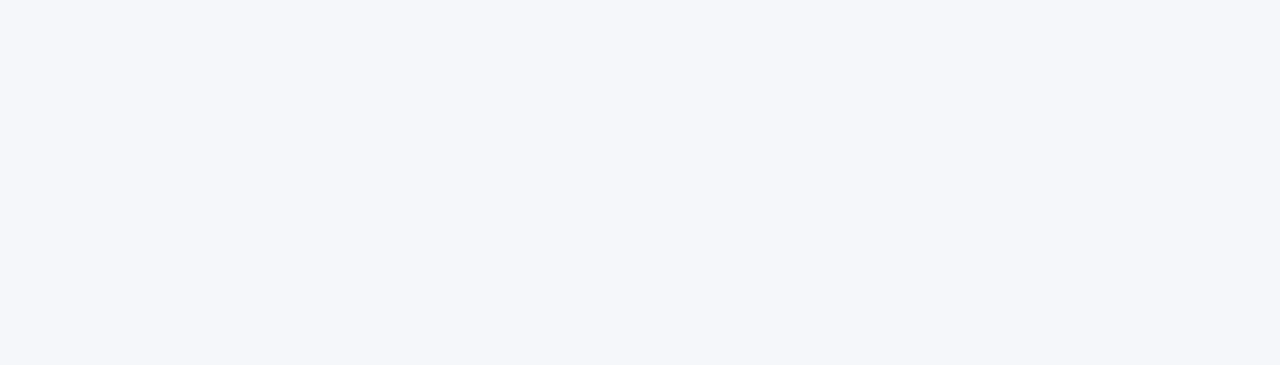
<file: img/CV/Pavlo/index.html>
<!DOCTYPE html>
<html lang="en">
<head>
	<meta charset="UTF-8">
	<meta name="viewport" content="width=device-width, initial-scale=1.0">
	<title>CV</title>
	<link rel="stylesheet" type="text/css" href="style.css">
	
	<link rel="preconnect" href="https://fonts.gstatic.com">
	<link href="https://fonts.googleapis.com/css2?family=Montserrat:wght@400;700&display=swap" rel="stylesheet">
</head>
<body>
<div class="bg-white">	
	<div class="bg-dark_bl">
		<img src="img/photo.jpg">
		<div class="content-dark_bl">
			<div class="contacts">	
			   <h2>Contacts</h2>
				<span class="dusk">C:</span><a class="link_contacts-phone" href="+380964456657"> +38 096 445 66 57</a><br/>
				<span class="dusk">E:</span><a class="link_contacts-mail" href="milyan26@icloud.com"> milyan26@icloud.com</a>
			</div>
				<h2>Tech Skills</h2>
					<ul class="list1">
						<li><span>HTML5</span></li>
						<li><span>CSS3</span></li>
						<li><span>GIT</span></li>
						<li><span>WebPack</span></li>
						<li><span>JavaScript</span></li>
						<li><span>C++</span></li>
						<li><span>Python</span></li>
					</ul>
				<h2>Soft Skills</h2>
					<ul class="list1">
						<li><span>Scrum</span></li>
						<li><span>Agile</span></li>
						<li><span>GTD</span></li>
						<li><span>Teamwork</span></li>
					</ul>
		</div>
	</div>

	<div class="container">
			<div class="content-top">
				<h3>Front-End Developer</h3>
				<h1>Pavlo Milyan</h1>
				<div class="description">
					<p>Lorem ipsum dolor sit amet, consectetur adipiscing elit,sed do eiusmod tempor incididunt ut labore et dolore magna aliqua.Quis ipsum suspendisse ultrices gravida.Risus commodo viverra maecenas accumsan lacus vel facilisis.
					</p>
				</div>
			</div>
			<div class="link">
				<h2>Projects</h2>
				<ol class="programming-languages">
					<li><a href="https://lovecamp.goit.ua/">https://kidslike.goit.co.ua/</a><span>[</span>HTML5,CSS<span>]</li>
					<li><a href="https://cryptohub.goit.ua/">https://cryptohub.goit.ua/</a><span>[</span>JavaScript<span>]</span></li>
					<li><a href="https://kidslike.goit.co.ua/">https://kidslike.goit.co.ua/</a><span>[</span>Python<span>]</span></li>
				</ol>
			</div>
			<div class="wokr-experience">
				<h2>Work Experience</h2>
				<h4>Front-End Developer <span class="tw21">Freelance</span></h4>
				 <small>September 2019 - up to now<span class="border">|</span>Ukraine</small>
				<ul class="list2">
					<li>Lorem ipsum dolor sit amet, consectetur adipiscing elit, sed do eiusmod tempor incididunt ut labore et dolore magna aliqua. </li>
					<li>Lorem ipsum dolor sit amet, consectetur adipiscing elit.</li>
					<li>Risus commodo viverra maecenas. </li>
					<li>Lorem ipsum dolor sit amet, consectetur adipiscing elit, sed do eiusmod. </li>
				</ul>

				<h4>Manager  <span class="tw21">Roga & Kopyta New </span></h4>
				<small>March 2015 - October 2018<span class="border">|</span>Ukraine</small>
				<ul class="list2">
					<li>Lorem ipsum dolor sit amet, consectetur adipiscing elit, sed do eiusmod labore et dolore magna aliqua.</li>
					<li>Lorem ipsum dolor sit amet, consectetur adipiscing elit.</li>
					<li>Quis ipsum suspendisse ultrices gravida.</li>
				</ul>

				<h4>Manager <span class="tw21">Roga & Kopyta LLC</span></h4>
				<small>June 2014 - February 2015<span class="border">|</span>Ukraine</small>
				<ul class="list2">
					<li>Lorem ipsum dolor sit amet, consectetur adipiscing elit.</li>
					<li>Quis ipsum suspendisse ultrices gravida.</li>
					<li>Risus commodo viverra maecenas. </li>
				</ul>
				</div>
			<div class="education">
				<h2>Education</h2>
				<h4><span class="tw21">Kharkiv National University of Radioelectronics</span></h4>
				<h5>Management</h5>
				<small>Septermber 2009 - June 2014<span class="border">|</span>Ukraine</small>
			</div>
	</div>
</div>
</body>
</html>
</file>
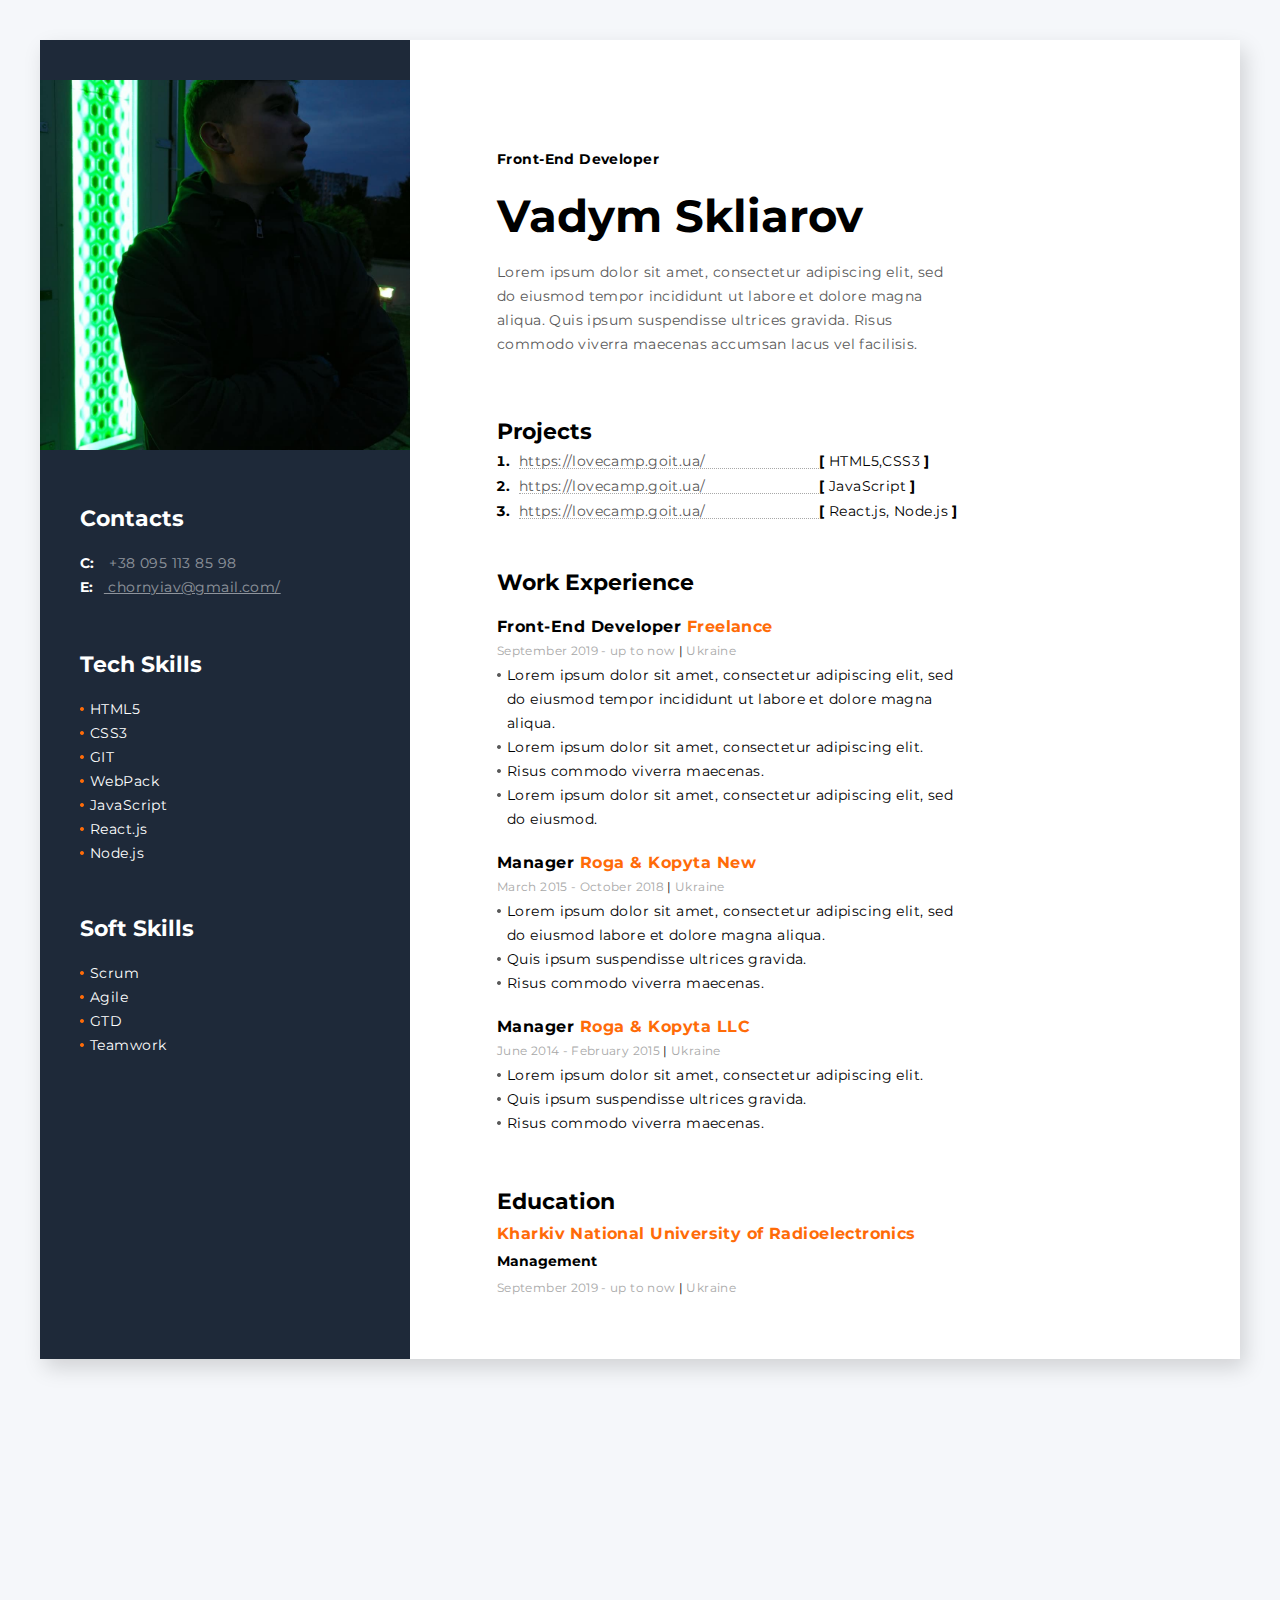
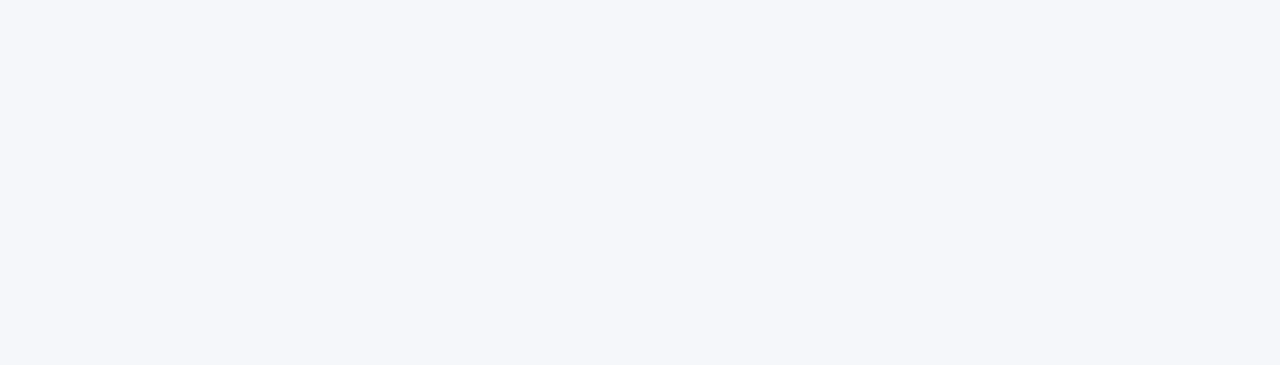
<file: img/CV/Vadym/index.html>
<!DOCTYPE html>
<html lang="uk">
<head>
	<meta charset="UTF-8">
	<meta name="viewport" content="width=device-width, initial-scale=1.0">
	<title>CV 2.0</title>
	<link rel="stylesheet" href="css/style.css">
</head>
<body>
	<div class="bg-white">
		<div class="aside">
			<img src="img/photo.jpg" alt="my photo">
			<div class="aside__text">
				<div class="aside__contacts">
					<h2 class="aside__title">Contacts</h2>
					<p class="aside_number">C:<a href="+38 095 113 85 98"> +38 095 113 85 98</a></p>
					<p class="aside_mail">E:<a href="chornyiav@gmail.com"> chornyiav@gmail.com/</a></p>
				</div>
				<div class="aside__tech-skills">
					<h2 class="aside__title">Tech Skills</h2>
					<ul>
						<li>HTML5</li>
						<li>CSS3</li>
						<li>GIT</li>
						<li>WebPack</li>
						<li>JavaScript</li>
						<li>React.js</li>
						<li>Node.js</li>
					</ul>
				</div>
				<div class="aside__soft-skills">
				<h2 class="aside__title">Soft Skills</h2>
					<ul>
						<li>Scrum</li>
						<li>Agile</li>
						<li>GTD</li>
						<li>Teamwork</li>
					</ul>
				</div>
			</div>
		</div>
		<div class="content">
			<div class="top-text">
				<h3>Front-End Developer</h3>
				<h1>Vadym Skliarov</h1>
				<div class="subtext">
				Lorem ipsum dolor sit amet, consectetur adipiscing elit, sed do eiusmod tempor incididunt ut labore et dolore magna aliqua. Quis ipsum suspendisse ultrices gravida. Risus commodo viverra maecenas accumsan lacus vel facilisis.</div>
			</div>
			<div class="project">
				<h2>Projects</h2>
				<ol>
					<li><a href="https://lovecamp.goit.ua/">https://lovecamp.goit.ua/</a>[<span> HTML5,CSS3 </span>]</li>
					<li><a href="https://lovecamp.goit.ua/">https://lovecamp.goit.ua/</a></span>[<span> JavaScript </span>]</li>
					<li><a href="https://lovecamp.goit.ua/">https://lovecamp.goit.ua/</a>[<span> React.js, Node.js </span>]</li>
				</ol>
			</div>
			<div class="work-experience">
				<h2>Work Experience</h2>
				<div class="work-experience__block">
					<h3 class="subtitle">Front-End Developer<span> Freelance</span></h3>
					<h4 class="small-gray">September 2019 - up to now<span> | </span>Ukraine</h4>
					<ul class="work-experience__list">
						<li>Lorem ipsum dolor sit amet, consectetur adipiscing elit, sed do eiusmod tempor incididunt ut labore et dolore magna aliqua. </li>
						<li>Lorem ipsum dolor sit amet, consectetur adipiscing elit.</li>
						<li>Risus commodo viverra maecenas. </li>
						<li>Lorem ipsum dolor sit amet, consectetur adipiscing elit, sed do eiusmod. </li>
					</ul>
				</div>
				<div class="work-experience__block">
					<h3 class="subtitle">Manager<span> Roga & Kopyta New</span></h3>
					<h4 class="small-gray">March 2015 - October 2018<span> | </span>Ukraine</h4>
					<ul class="work-experience__list">
						<li>Lorem ipsum dolor sit amet, consectetur adipiscing elit, sed do eiusmod labore et dolore magna aliqua.</li>
						<li>Quis ipsum suspendisse ultrices gravida.</li>
						<li>Risus commodo viverra maecenas.</li>
					</ul>
				</div>
				<div class="work-experience__block">
					<h3 class="subtitle">Manager<span> Roga & Kopyta LLC </span></h3>
					<h4 class="small-gray">June 2014 - February 2015<span> | </span>Ukraine</h4>
					<ul class="work-experience__list">
						<li>Lorem ipsum dolor sit amet, consectetur adipiscing elit.</li>
						<li>Quis ipsum suspendisse ultrices gravida.</li>
						<li>Risus commodo viverra maecenas. </li>
					</ul>
				</div>
			</div>
			<div class="education">
				<h2>Education</h2>
				<h3 class="education__subtitle subtitle">Kharkiv National University of Radioelectronics</h3>
				<h3>Management</h3>
				<h4 class="small-gray">September 2019 - up to now<span> | </span>Ukraine</h4>
			</div>
		</div>
	</div>
</body>
</html>
</file>
<file: img/CV/Andrii/style.css>
/*Обнуление*/
*{
	padding: 0;
	margin: 0;
	border: 0;
}
*,*:before,*:after{
	-moz-box-sizing: border-box;
	-webkit-box-sizing: border-box;
	box-sizing: border-box;
}
:focus,:active{outline: none;}
a:focus,a:active{outline: none;}

nav,footer,header,aside{display: block;}

html,body{
	height: 100%;
	width: 100%;
	font-size: 100%;
	line-height: 1;
	font-size: 14px;
	-ms-text-size-adjust: 100%;
	-moz-text-size-adjust: 100%;
	-webkit-text-size-adjust: 100%;
}
input,button,textarea{font-family:inherit;}

input::-ms-clear{display: none;}
button{cursor: pointer;}
button::-moz-focus-inner {padding:0;border:0;}
a, a:visited{text-decoration: none;}
a:hover{text-decoration: none;}
ul li{list-style: none;}
img{vertical-align: top;}

h1,h2,h3,h4,h5,h6{font-size:inherit;font-weight: 400;}
/*--------------------*/

body{
	width: 1280px;
	height: 1965px;
	background-color: #f5f7fa;
	padding: 40px;
	font-family: 'Montserrat', sans-serif;
}
.bg-white{
	width: 1280px;
	height: 1319px;
	box-shadow: 5px 9px 20px rgba(0, 0, 0, 0.15);
	background-color: #ffffff;
}



.bg-dark_bl{
	width: 370px;
	height: 1319px;
	background-color: #1e2939;
	float: left;
}
.content-dark_bl{
	color: #fff;
	margin: 0 0 0 40px;
}
.bg-dark_bl img{
	width: 100%;
	margin: 40px 0 0 0;
}
.content-dark_bl h2{
	font-size: 22px;
	font-weight: 700;
	line-height: 24px;
	text-align: left;
	margin: 54px 0 20px 0;
}

.container{
	float: left;
	width: 552px;
	height: 1104px;
	margin: 107px 0 0 87px;
}
.dusk{
	color: #ffffff;
	line-height: 24px;
	font-weight: 700;
	letter-spacing: 0.42px;
}
.link_contacts-phone{
	color: #5e6672;
	line-height: 24px;
	letter-spacing: 0.42px;
	margin: 0 0 0 10px;
}
.link_contacts-mail{
	color: #5e6672;
	line-height: 24px;
	letter-spacing: 0.42px;
	text-decoration: underline;
	margin: 0 0 0 10px;
}
.list1 li span{
	line-height: 24px;
	letter-spacing: 0.42px;
	color: #fff;

}
.list1 li{
	color: #ff6b08;
	list-style: inside;
}

.content-top h3{
	font-weight: 700;
	line-height: 24px;
	letter-spacing: 0.42px;
}
.content-top h1{
	font-size: 45px;
	font-weight: 700;
	line-height: 89px;
}
.container h2{
	font-size: 22px;
	font-weight: 700;
	line-height: 24px;
	margin: 0 0 12px 0;
}
.description{
	width: 413px;
	height: 107px;
	margin: 0 0 64px 0;
}
.description p{
	color: #595959;
	line-height: 24px;
	letter-spacing: 0.42px;
}

.link{
	margin: 0 0 52px 0;
}
.programming-languages a{
	color: #595959;
	display: inline-block;
	letter-spacing: 0.42px;
	width: 318px;
	border-bottom: 1px dotted #a8a8a8;
}
.programming-languages{
	list-style-type: none;
   counter-reset: my-counter;
}
.link li::before{ 
	content: counter(my-counter)'.';
   counter-increment: my-counter;
	width: 13px;
	height: 58px;
	color: #000000;
	font-weight: 700;
	line-height: 24px;
	letter-spacing: 0.42px;
	margin: 0 9px 0 0;
}
.link span{
	font-weight: 700;
}

.wokr-experience{
	margin: 0 0 52px 0;
}
.container h4{
	font-size: 16px;
	font-weight: 700;
	line-height: 24px;
	letter-spacing: 0.48px;
}
.tw21{
	color: #ff6b08;
	letter-spacing: 0.48px;
}
.container small{
	color: #a8a8a8;
	font-size: 12px;
	line-height: 24px;
	letter-spacing: 0.36px;
}
.border{
	color: #000;
	margin: 0 7px;
}
.list2 li{
	line-height: 24px;
	letter-spacing: 0.42px;
	color: #595959;
	list-style: inside;	
}
.education h5{
	font-weight: 700;
	line-height: 24px;
	letter-spacing: 0.42px;
}
</file>
<file: img/CV/Lilya/style.css>
/*Обнуление*/
*{
	padding: 0;
	margin: 0;
	border: 0;
}
*,*:before,*:after{
	-moz-box-sizing: border-box;
	-webkit-box-sizing: border-box;
	box-sizing: border-box;
}
:focus,:active{outline: none;}
a:focus,a:active{outline: none;}

nav,footer,header,aside{display: block;}

html,body{
	height: 100%;
	width: 100%;
	font-size: 100%;
	line-height: 1;
	font-size: 14px;
	-ms-text-size-adjust: 100%;
	-moz-text-size-adjust: 100%;
	-webkit-text-size-adjust: 100%;
}
input,button,textarea{font-family:inherit;}

input::-ms-clear{display: none;}
button{cursor: pointer;}
button::-moz-focus-inner {padding:0;border:0;}
a, a:visited{text-decoration: none;}
a:hover{text-decoration: none;}
ul li{list-style: none;}
img{vertical-align: top;}

h1,h2,h3,h4,h5,h6{font-size:inherit;font-weight: 400;}
/*--------------------*/

body{
	width: 1280px;
	height: 1965px;
	background-color: #f5f7fa;
	padding: 40px;
	font-family: 'Montserrat', sans-serif;
}
.bg-white{
	width: 1280px;
	height: 1319px;
	box-shadow: 5px 9px 20px rgba(0, 0, 0, 0.15);
	background-color: #ffffff;
}
/*Екран загрузки*/
#p_prldr{
	position: fixed;
	left: 0;
	top: 0;
	right:0;
	bottom:0;
	z-index: 100;
	animation: changeColor 3s ease-in-out infinite;
}
@keyframes changeColor {
  0% {
    background: #87519DFF;
  }
  50% {
    background: #D64580FF;
  }
  25%, 100%{
    background: #3E559BFF;
  }

}
#p_prldr .svg_anm {
	position: absolute;
	display: block;
	width: 200px;
	height: 200px;
	background: url(../../icon/91.svg) center center no-repeat;
	background-size:200px; 
	left: 45%;
	top: 30%;
}


.bg-dark_bl{
	width: 370px;
	height: 1319px;
	background-color: #1e2939;
	float: left;
}
.content-dark_bl{
	color: #fff;
	margin: 0 0 0 40px;
}
.bg-dark_bl img{
	width: 100%;
	margin: 40px 0 0 0;
}
.content-dark_bl h2{
	font-size: 22px;
	font-weight: 700;
	line-height: 24px;
	text-align: left;
	margin: 54px 0 20px 0;
}

.container{
	float: left;
	width: 552px;
	height: 1104px;
	margin: 107px 0 0 87px;
}
.dusk{
	color: #ffffff;
	line-height: 24px;
	font-weight: 700;
	letter-spacing: 0.42px;
}
.link_contacts-phone{
	color: #5e6672;
	line-height: 24px;
	letter-spacing: 0.42px;
	margin: 0 0 0 10px;
}
.link_contacts-mail{
	color: #5e6672;
	line-height: 24px;
	letter-spacing: 0.42px;
	text-decoration: underline;
	margin: 0 0 0 10px;
}
.list1 li span{
	line-height: 24px;
	letter-spacing: 0.42px;
	color: #fff;

}
.list1 li{
	color: #ff6b08;
	list-style: inside;
}

.content-top h3{
	font-weight: 700;
	line-height: 24px;
	letter-spacing: 0.42px;
}
.content-top h1{
	font-size: 45px;
	font-weight: 700;
	line-height: 89px;
}
.container h2{
	font-size: 22px;
	font-weight: 700;
	line-height: 24px;
	margin: 0 0 12px 0;
}
.description{
	width: 413px;
	height: 107px;
	margin: 0 0 64px 0;
}
.description p{
	color: #595959;
	line-height: 24px;
	letter-spacing: 0.42px;
}

.link{
	margin: 0 0 52px 0;
}
.programming-languages a{
	color: #595959;
	display: inline-block;
	letter-spacing: 0.42px;
	width: 318px;
	border-bottom: 1px dotted #a8a8a8;
}
.programming-languages{
	list-style-type: none;
   counter-reset: my-counter;
}
.link li::before{ 
	content: counter(my-counter)'.';
   counter-increment: my-counter;
	width: 13px;
	height: 58px;
	color: #000000;
	font-weight: 700;
	line-height: 24px;
	letter-spacing: 0.42px;
	margin: 0 9px 0 0;
}
.link span{
	font-weight: 700;
}

.wokr-experience{
	margin: 0 0 52px 0;
}
.container h4{
	font-size: 16px;
	font-weight: 700;
	line-height: 24px;
	letter-spacing: 0.48px;
}
.tw21{
	color: #ff6b08;
	letter-spacing: 0.48px;
}
.container small{
	color: #a8a8a8;
	font-size: 12px;
	line-height: 24px;
	letter-spacing: 0.36px;
}
.border{
	color: #000;
	margin: 0 7px;
}
.list2 li{
	line-height: 24px;
	letter-spacing: 0.42px;
	color: #595959;
	list-style: inside;	
}
.education h5{
	font-weight: 700;
	line-height: 24px;
	letter-spacing: 0.42px;
}
</file>
<file: img/CV/Pavlo/style.css>
*{
	padding: 0;
	margin: 0;
	border: 0;
}
*,*:before,*:after{
	-moz-box-sizing: border-box;
	-webkit-box-sizing: border-box;
	box-sizing: border-box;
}
:focus,:active{outline: none;}
a:focus,a:active{outline: none;}

nav,footer,header,aside{display: block;}

html,body{
	height: 100%;
	width: 100%;
	font-size: 100%;
	line-height: 1;
	font-size: 14px;
	-ms-text-size-adjust: 100%;
	-moz-text-size-adjust: 100%;
	-webkit-text-size-adjust: 100%;
}
input,button,textarea{font-family:inherit;}

input::-ms-clear{display: none;}
button{cursor: pointer;}
button::-moz-focus-inner {padding:0;border:0;}
a, a:visited{text-decoration: none;}
a:hover{text-decoration: none;}
ul li{list-style: none;}
img{vertical-align: top;}

h1,h2,h3,h4,h5,h6{
	font-size:inherit;font-weight: 400;
}

body{
	width: 1280px;
	height: 1965px;
	background-color: #f5f7fa;
	padding: 40px;
	font-family: 'Montserrat', sans-serif;
}
.bg-white{
	width: 1280px;
	height: 1319px;
	box-shadow: 5px 9px 20px rgba(0, 0, 0, 0.15);
	background-color: #ffffff;
}
.bg-dark_bl{
	width: 370px;
	height: 1319px;
	background-color: #1e2939;
	float: left;
}
.content-dark_bl{
	color: #fff;
	margin: 0 0 0 40px;
}
.bg-dark_bl img{
	width: 100%;
	margin: 40px 0 0 0;
}
.content-dark_bl h2{
	font-size: 22px;
	font-weight: 700;
	line-height: 24px;
	text-align: left;
	margin: 54px 0 20px 0;
}

.container{
	float: left;
	width: 552px;
	height: 1104px;
	margin: 107px 0 0 87px;
}
.dusk{
	color: #ffffff;
	line-height: 24px;
	font-weight: 700;
	letter-spacing: 0.42px;
}
.link_contacts-phone{
	color: #5e6672;
	line-height: 24px;
	letter-spacing: 0.42px;
	margin: 0 0 0 10px;
}
.link_contacts-mail{
	color: #5e6672;
	line-height: 24px;
	letter-spacing: 0.42px;
	text-decoration: underline;
	margin: 0 0 0 10px;
}
.list1 li span{
	line-height: 24px;
	letter-spacing: 0.42px;
	color: #fff;

}
.list1 li{
	color: #ff6b08;
	list-style: inside;
}

.content-top h3{
	font-weight: 700;
	line-height: 24px;
	letter-spacing: 0.42px;
}
.content-top h1{
	font-size: 45px;
	font-weight: 700;
	line-height: 89px;
}
.container h2{
	font-size: 22px;
	font-weight: 700;
	line-height: 24px;
	margin: 0 0 12px 0;
}
.description{
	width: 413px;
	height: 107px;
	margin: 0 0 64px 0;
}
.description p{
	color: #595959;
	line-height: 24px;
	letter-spacing: 0.42px;
}

.link{
	margin: 0 0 52px 0;
}
.programming-languages a{
	color: #595959;
	display: inline-block;
	letter-spacing: 0.42px;
	width: 318px;
	border-bottom: 1px dotted #a8a8a8;
}
.programming-languages{
	list-style-type: none;
   counter-reset: my-counter;
}
.link li::before{ 
	content: counter(my-counter)'.';
   counter-increment: my-counter;
	width: 13px;
	height: 58px;
	color: #000000;
	font-weight: 700;
	line-height: 24px;
	letter-spacing: 0.42px;
	margin: 0 9px 0 0;
}
.link span{
	font-weight: 700;
}

.wokr-experience{
	margin: 0 0 52px 0;
}
.container h4{
	font-size: 16px;
	font-weight: 700;
	line-height: 24px;
	letter-spacing: 0.48px;
}
.tw21{
	color: #ff6b08;
	letter-spacing: 0.48px;
}
.container small{
	color: #a8a8a8;
	font-size: 12px;
	line-height: 24px;
	letter-spacing: 0.36px;
}
.border{
	color: #000;
	margin: 0 7px;
}
.list2 li{
	line-height: 24px;
	letter-spacing: 0.42px;
	color: #595959;
	list-style: inside;	
}
.education h5{
	font-weight: 700;
	line-height: 24px;
	letter-spacing: 0.42px;
}
</file>
<file: img/CV/Vadym/css/style.css>
@charset "UTF-8";
/*Обнуление*/
@import url("https://fonts.googleapis.com/css2?family=Montserrat:wght@400;700&display=swap");
* {
  padding: 0;
  margin: 0;
  border: 0; }

*, *:before, *:after {
  -moz-box-sizing: border-box;
  -webkit-box-sizing: border-box;
  box-sizing: border-box; }

:focus, :active {
  outline: none; }

a:focus, a:active {
  outline: none; }

nav, footer, header, aside {
  display: block; }

html, body {
  height: 100%;
  width: 100%;
  font-size: 100%;
  line-height: 1;
  font-size: 14px;
  -ms-text-size-adjust: 100%;
  -moz-text-size-adjust: 100%;
  -webkit-text-size-adjust: 100%; }

input, button, textarea {
  font-family: inherit; }

input::-ms-clear {
  display: none; }

button {
  cursor: pointer; }

button::-moz-focus-inner {
  padding: 0;
  border: 0; }

a, a:visited {
  text-decoration: none; }

a:hover {
  text-decoration: none; }

ul li {
  list-style: none; }

img {
  vertical-align: top; }

h1, h2, h3, h4, h5, h6 {
  font-size: inherit;
  font-weight: 400; }

/*--------------------*/
body {
  width: 1280px;
  height: 1965px;
  background-color: #f5f7fa;
  padding: 40px;
  font-family: 'Montserrat', sans-serif; }

.bg-white {
  width: 1200px;
  height: 1319px;
  box-shadow: 5px 9px 20px rgba(0, 0, 0, 0.15);
  background-color: #ffffff; }

.aside {
  width: 370px;
  height: 1319px;
  background-color: #1e2939;
  float: left; }
  .aside img {
    width: 100%;
    margin: 40px 0 57px 0; }
  .aside__text {
    padding: 0 0 0 40px; }
    .aside__text li {
      color: #ffffff;
      line-height: 24px;
      letter-spacing: 0.42px;
      padding: 0px 0 0px 10px;
      background: url("../img/icon/Эллипс_1.png") left 10px no-repeat; }
  .aside__contacts {
    padding: 0 0 54px 0; }
    .aside__contacts .aside_number {
      color: #ffffff;
      line-height: 24px;
      font-weight: 700;
      letter-spacing: 0.42px; }
    .aside__contacts .aside_number a {
      color: #fff;
      opacity: 0.5;
      line-height: 24px;
      letter-spacing: 0.42px;
      margin: 0 0 0 10px;
      font-weight: 400; }
    .aside__contacts .aside_mail {
      color: #ffffff;
      line-height: 24px;
      font-weight: 700;
      letter-spacing: 0.42px; }
    .aside__contacts .aside_mail a {
      color: #fff;
      opacity: 0.5;
      line-height: 24px;
      text-decoration: underline;
      letter-spacing: 0.42px;
      margin: 0 0 0 10px;
      font-weight: 400; }
  .aside__title {
    color: #fff;
    font-size: 22px;
    font-weight: 700;
    line-height: 24px;
    padding: 0 0 20px 0; }
  .aside__tech-skills {
    padding: 0 0 52px 0; }
  .aside__soft-skills {
    padding: 0 0 54px 0; }

.content {
  float: left;
  width: 552px;
  padding: 107px 0 0 87px; }
  .content h2 {
    font-size: 22px;
    font-weight: 700;
    line-height: 24px; }

.top-text {
  margin: 0 0 64px 0; }
  .top-text h3 {
    font-weight: 700;
    line-height: 24px;
    letter-spacing: 0.42px; }
  .top-text h1 {
    font-size: 45px;
    font-weight: 700;
    line-height: 89px; }
  .top-text .subtext {
    color: #595959;
    line-height: 24px;
    letter-spacing: 0.42px; }

.project {
  margin: 0 0 52px 0; }
  .project li {
    letter-spacing: 0.42px;
    font-weight: 700;
    margin: 0 0 0 18px;
    padding: 0 0 0 4px; }
  .project a {
    margin: 10px 0 0 0;
    font-weight: 400;
    color: #595959;
    display: inline-block;
    width: 300px;
    border-bottom: 1px dotted #a8a8a8; }
  .project span {
    font-weight: 400; }

.work-experience {
  margin: 0 0 55px 0; }
  .work-experience li {
    line-height: 24px;
    letter-spacing: 0.42px;
    background: url("../img/icon/Эллипс_2.png") left 10px no-repeat;
    padding: 0px 0px 0px 10px; }
  .work-experience__block {
    margin: 20px 0 0 0; }

.subtitle {
  font-size: 16px;
  font-weight: 700;
  line-height: 24px;
  letter-spacing: 0.48px; }

.subtitle span {
  color: #ff6b08; }

.small-gray {
  font-size: 12px;
  color: #a8a8a8;
  line-height: 24px;
  letter-spacing: 0.36px; }

.small-gray span {
  color: #000000; }

.education__subtitle {
  color: #ff6b08;
  font-weight: 700;
  letter-spacing: 0.42px;
  line-height: 24px;
  margin: 14px 0 0 0; }
.education h3 {
  font-weight: 700;
  margin: 8px 0 0 0; }
.education .small-gray {
  margin: 8px 0 0 0; }

/*# sourceMappingURL=style.css.map */
</file>
<file: css/style.css>
/*=====================================Reset CSS========================================================*/
*{
	padding: 0;
	margin: 0;
	border: 0;
}
*,*:before,*:after{
	-moz-box-sizing: border-box;
	-webkit-box-sizing: border-box;
	box-sizing: border-box;
}
:focus,:active{outline: none;}
a:focus,a:active{outline: none;}

nav,footer,header,aside{display: block;}

html,body{
	height: 100%;
	width: 100%;
	font-size: 100%;
	line-height: 1;
	font-size: 14px;
	-ms-text-size-adjust: 100%;
	-moz-text-size-adjust: 100%;
	-webkit-text-size-adjust: 100%;
}
input,button,textarea{font-family:inherit;}

input::-ms-clear{display: none;}
button{cursor: pointer;}
button::-moz-focus-inner {padding:0;border:0;}
a, a:visited{text-decoration: none;}
a:hover{text-decoration: none;}
ul li{list-style: none;}
img{vertical-align: top;}

h1,h2,h3,h4,h5,h6{font-size:inherit;font-weight: 400;}

/*=====================================Imports========================================================*/
@import url('https://fonts.googleapis.com/css2?family=Titillium+Web:ital,wght@0,400;0,600;0,700;1,400&display=swap');

/*=====================================Common========================================================*/
body{
	font-family: 'Titillium Web', sans-serif;
	color: hsl(0, 0%, 100%);
}
.wrapper {
	min-height: 100%;
	display: flex;
	flex-direction: column;
	overflow: hidden;
}
.container{
	margin: 0 auto;
	max-width: 1100px;
}
.block-title{
	display: flex;
	flex-direction: column;
	margin: 0 auto;
}
.subtitile{
	text-align: center;
	line-height: 24px;
	font-size: 18px;
}
.title{
	text-transform: uppercase;
	font-size: 40px;
	font-weight: 700;
	text-align: center;
}
.title:after{
	content: '';
	display: block;
	position: relative;
	margin: 20px auto;
	width: 90px;	
	height: 4px;
	opacity: 0.2;
	background: #2e2e2e;
}
/*=====================================Preloader========================================================*/
#p_prldr{
	position: fixed;
	left: 0;
	top: 0;
	right:0;
	bottom:0;
	z-index: 100;
	animation: changeColor 3s ease-in-out infinite;
}
@keyframes changeColor {
  0% {
    background: rgb(255, 255, 255);
  }
  50% {
    background: rgb(255, 255, 255);
  }
  25%, 100%{
    background: rgb(255, 255, 255);
  }

}
#p_prldr .svg_anm {
	position: absolute;
	display: block;
	width: 200px;
	height: 200px;
	background: url(../img/icon/91.svg) center center no-repeat;
	background-size:200px; 
	left: 45%;
	top: 30%;
}
/*=====================================Header========================================================*/
.header {
	background-color: rgb(85, 0, 255);
	position: fixed;
	display: block;
	width: 100%;
	top: 0;
	left: 0;
	z-index: 50;
}
.header:before {
	content: '';
	position: absolute;
	top: 0;
	left: 0;
	width: 100%;
	height: 100%;
	z-index: 2; 
}
.header__body {
	position: relative;
	display: flex;
	justify-content: space-between;
	height: 100px;
	align-items: center;
	padding: 20px 0px 0px 0px;
}
.header__logo {
	flex: 0 0 auto;
	position: relative;
}
.header__burger {
	display: none;
}
.header__list {
	display: flex;
   position: relative;
   z-index: 2;
}
.header__menu{
	display: flex;
}
.header__list li {
   margin: 0px 0px 0px 0px; 
}
.header__link {
	font-size: 16px;
	color: #fff;
	font-weight: 700;

	display: block;
	text-align: center;
	padding: 8px 0px 0px 0px;
	border-radius: 4px;
	width: 100px;
	height: 30px;
	transition: all .1s linear;
}
.header__link:hover{
	display: block;
	width: 100px;
	height: 30px;
	background-color: rgba(35, 2, 255, 0.8);
	transition: all .1s linear;
}
.active-link{
   display: block;
	width: 100px;
	height: 30px;
	border-radius: 4px;
	background-color: rgb(255, 127, 127, 0.8);
	transition: all .1s linear;
}

/*=====================================Prevue========================================================*/
.prevue{
	background-color:  #ffffff;
	min-height: 100vh;
	padding: 300px 0px 50px 0px;

	opacity:0; 
	transition: 1s;
	animation: show 3s 1; 
	animation-fill-mode: forwards; 
	animation-delay: 1s;
}
@keyframes show{
0%{
	opacity:0;
}
100% {
	opacity:1;
}
}
.prevue__about-text{
	text-align: center;
	font-size:35px;
	color: rgb(0, 0, 0);
	font-weight:700;
	line-height: 44px;
	padding: 0px 0px 50px 0px;
}
.prevue__btn{
	background-color: #EB7D4BFF !important;
	box-shadow: 0 5px 0 #C86A40FF !important;
}
.prevue__btn:active {
  	box-shadow: 0 2px 0 #C86A40FF;
}
/*=====================================Services========================================================*/
.service{
	color: white;
	background-color: #17c2a4;
	min-height: 100vh;
	width: 100%;
	padding: 105px 0px 55px 0px;
}
.services{
	margin-top: 100px;
	max-width: 1140px;
	justify-content: space-between;
	display: flex;
}
.service__item{
	max-width: 260px;
}
.services_content{
	padding: 0 auto;
}
.services__photo{
	width: 120px;
	margin: 0 auto;
	padding: 0px 0px 40px 0px;
} 
.services__photo img{
	width: 100%;
} 
.services_name{
	font-weight: 700;
	font-size: 22px;
	text-transform: uppercase;
	text-align: center;
}
.position{
	margin: 10px 0;
	font-size: 16px;
	color: #48c1e9;
	text-align: center;
}
.services_info{
	margin: 10px auto;
	font-size: 16px;
	text-align: center;
	line-height: 20px;
	width: 80%;
}
.services_info p{
	line-height: 24px;
}
/*=====================================Our Skills========================================================*/
.our-skills{
	background-color: #56f0ed;
	min-height: 100vh;
	padding: 120px 0px 0px 0px;
}
/*=====================================Our Team========================================================*/
.our-team{
	background-color: #e7f1f8;
	min-height: 100vh;
	padding: 100px 0px;
}
.persons{
	margin-top: 40px;
	justify-content: space-between;
	
	display: flex;
	flex-direction: row;
}
.person{
	max-width: 260px;
}
.persons__photo{
	width: 200px;
	margin: 0 auto 25px;
}
.persons__photo img{
	width: 100%;
}
.persons_name{
	font-weight: 700;
	font-size: 22px;
	text-transform: uppercase;
	text-align: center;
}
.position{
	margin: 10px 0;
	font-size: 16px;
	color: #48c1e9;
	text-align: center;
}
.person_info{
	margin: 10px auto;
	font-size: 16px;
	text-align: center;
	line-height: 20px;
	width: 80%;
}
.link {
	display: flex;
	max-width: 100px;
	margin: 0 auto;
	justify-content: space-between;
}
.link img{
	width: 30px;
	border-radius: 16px;
	padding: 4px;
	background-color: #bdd1df;
}
.link img:hover{
	transition-duration: 300ms;
	background-color: #48c1e9;
}
.graphics{
	padding: 80px 0;
	max-width: 1140px;
	justify-content: space-between;
	display: flex;
	flex-direction: row;
}
.graphics h2{
	padding: 250px 0px 0px;
	font-size: 22px;
	text-transform: uppercase;
	font-weight: 700;
	text-align: center;
}
.graphic{
	max-width: 260px;
}
.box{
   width: 200px;
   float: left;
}
/*=====================================About Us========================================================*/
.about-us{
	color:white;
	background-color: #d74680;
	min-height: 100vh;
	padding: 120px 0px 0px 0px;
}
.about-us img{
	width: 130px;
}
.about-us_clients{
	font-size: 18px;
	text-align: center;
	line-height: 24px;

	transform: translate(0px, 120%);
	opacity: 0;
	transition: all 0.8s ease 0.2s;
}
.about-us_clients._active{
	transform: translate(0px, 0px);
	transition: all 0.8s ease 0.4s;
	opacity: 1;
}
.colums__title {
	text-align: center;
}
.colums__row {
	display: flex;
	flex-wrap: wrap;
	flex-direction: row;
	margin: 50px -8px 0px -8px;
	padding: 0px 10px;
}
.colums__colum {
	padding: 30px 8px;
	flex: 0 1 50%;
}
.colums__colum:nth-child(odd){
	transform: translate(-120%, 0px);
	opacity: 0;
	transition: all 0.8s ease 0.2s;
}
.colums__colum:nth-child(even){
	transform: translate(120%, 0px);
	opacity: 0;
	transition: all 0.8s ease 0.2s;
}
.colums__colum._active:nth-child(odd),
.colums__colum._active:nth-child(even){
	transform: translate(0px, 0px);
	transition: all 0.8s ease 0.8s;
	opacity: 1;
}
.item__row {
	display: flex;
}
.item__imgage {
	flex: 0 0 150px;
}
.item_body {
	display: flex;
	flex-wrap: wrap;
	flex-direction: column;	
}
.item__title {
	color:white;
	font-size: 24px;
	line-height: 20px;
	margin: 20px 0px 0px 0px
}
.item__title_social{
	color:wheat;
	font-size: 15px;
	line-height: 30px;
	margin: 0px 0px 0px 0px
}
.item__text {
	color: white;
	font-size: 16px;
	line-height: 24px;
}
/*=====================================Portfolio========================================================*/
.portfolio {
	background-color: #FFDD99FF;
	min-height: 100vh;
	padding: 110px 0px;
}
.laptops{
	display: flex;
	justify-content: center;
	
 	margin: 30px 0px 40px -10px;
}
.laptops__item {
	padding: 0px 10px;
}
.laptop {
	width: 341px;
	height: 111px;
	transform: scale3d(1, 1, 1);
	transition-duration: .5s;
}
.laptop img{
	width: 100%;
}
.laptop:hover {
	transform: scale3d(1.1, 1.1, 1.1);
	transition-duration: .5s;
}
.laptop__text {
	text-align: center;
	padding: 100px 0px 0px 0px;

	font-size: 18px;
}
.button {
	display: block;
  	background: rgb(23, 194, 164);
 	border-radius: 4px;
  	box-shadow: 0 5px 0 #14A58CFF;
  	color: #fff;
  	cursor: pointer;
  	font: inherit;
  	font-size: 18px;
	text-align: center;
	padding: 25px 0px 0px 0px;
  	width: 293px;
	height: 70px;
	margin: 0 auto;
	position: relative;
	top: 0;
}
.button:active {
  	box-shadow: 0 2px 0 #14A58CFF;
  	transform: translateY(3px);
}
/*=====================================Contact Us========================================================*/
.contact-us{
	color: white;
	background-color: #3C5499FF;
	min-height: 100vh;
	padding: 100px 0px 50px 0px;
}
.contact-us input[type=text] {
	color: white;
	background-color: #273A71FF;
	width: 320px;
	padding: 12px 20px;
	border-radius: 5px;
	border: none;
	margin: 20px;
}
.button-send{
	margin-top: 40px;
	box-shadow: 0 5px 0 #299ec5;
	background-color: rgb(77, 175, 255);
}
.button-send:active{
	box-shadow: 0 2px 0 #299ec5;
}
.contact-us textarea{
	color: white;
	background-color: #273A71FF;
	width: 43.6%;
	height: 200px;
	padding: 12px 20px;
	margin: 10px 0;
	border-radius: 5px;
	border: none;
	resize: none;
}
.contact-us input, .contact-us textarea{
	font-size: 18px;
}
.login{
	text-align: center;
	padding: 60px 0px 0px 0px;
}
.contact-us ::placeholder {
	color: white;
	font-size: 18px;
}
/*=====================================Footer========================================================*/
.footer {
	background-color: #344B8EFF;
	border-top: 2px solid #5C6BA2FF;
	max-height: 100px;
	padding: 0px 10px;
}
.footer__row {
	display: flex;
	height: 100px;
	flex-wrap: wrap;
	justify-content: space-between;
	align-items: center;
}
.footer__text {
	font-size: 20px;
	font-weight: 700;
	letter-spacing: 0.5px;
	padding: 0px 5px;
}
.footer a{
	color: white;
}
.footer a:hover {
	color:#91bdff;
	font-weight: bold;
	text-decoration: none;
	transition-duration: 300ms;
}
/*=====================================Adaptation========================================================*/
@media(max-width: 1300px){
/*Services*/
.services{
	margin-top: 50px;
	max-width: 1140px;
	justify-content: space-between;
	display: flex;
}
/*Our Team*/
.persons__photo{
	width: 150px;
}
.persons{
	margin-top: 30px;
}
/*Portfolio*/
.portfolio {
	padding: 80px 0px;
}
.laptops{
 	margin: 20px 0px 30px -10px;
}
.laptop {
	width: 300px;
	height: 100px;
}
/*About Us*/
.about-us{
	padding: 80px 0px 0px 0px;
}
.colums__row {
	margin: 40px -8px 0px -8px;
}
/*Contact Us*/
.contact-us{
	padding: 80px 0px 50px 0px;
}
.login{
	padding: 30px 0px 0px 0px;
}
.button-send{
	margin-top: 25px;
}
}
@media(max-width: 1200px){
.container{
	max-width: 900px;
}
@media(max-width: 1000px){
/*Portfolio*/
.laptops{
	
	flex-wrap: wrap;
}
.laptops__item {
	padding: 20px 10px;
}
}
}
@media(max-width: 920px){
.header__menu{
	padding: 0px 10px 0px 0px;
}
.two-blocks-920px{
	display: flex;
	flex-wrap: wrap;
	justify-content: center;
}
}
@media (max-width: 860px){
/*Common*/
html{
	scroll-behavior: smooth;
}
/*header*/
.header__body {
	height: 90px;
	padding: 0px 30px;
}
.header__burger {
	display: block;
	position: relative;
	width: 30px;
	height: 20px;
	z-index: 3;
}
.header__burger:before, .header__burger:after {
	content: '';
	background-color: #fff;
	position: absolute;
	width: 100%;
	height: 3px;
	left: 0;
	transition: all 0.3s ease 0s; 
}
.header__burger:before {
  	top: 0; 
}
.header__burger:after {
  	bottom: 0; 
}
.header__burger span {
  	position: absolute;
  	background-color: #fff;
  	left: 0;
  	width: 100%;
  	height: 3px;
  	top: 9px;
  	transition: all 0.3s ease 0s; 
}
.header__burger.active:before {
  transform: rotate(45deg);
  top: 9px; 
}
.header__burger.active:after {
  transform: rotate(-45deg);
  bottom: 9px; 
}
.header__burger.active span {
  transform: scale(0); 
}
.header__menu {
  position: fixed;
  right: -35%;
  top: 0;
  width: 30%;
  height: 100%;
  overflow: auto;
  background-color: rgb(255, 127, 127, 0.8);
  padding: 0px 0px 20px 0px;
  transition: all 0.3s ease 0s;

}
.header__menu.active {
  right: 0; 
}
.header__list{
  display: flex;
  flex-direction: column;
  margin: 50% 0px 0 10px;
}
.header__list li {
  margin: 15px 0px;
}
.header__link {
	font-size: 24px;
	font-weight: 400;
	text-align: left;

	padding: 3px 0px 0px 5px;
	width: 140px;
}
.header__link:hover{
	width: 140px;
}
.active-link{
	width: 100%;
	background-color: rgb(100, 58, 121, 0.8);
}
/*Prevue*/
.prevue{
	padding-top: 150px;
}
}
@media(max-width: 820px){

/*Our Team*/
.two-blocks-820px{
	display: flex;
	flex-wrap: wrap;
	justify-content: center;
	padding: 5px;
	margin: 30px 0px 0px 0px;
}
.person{
	margin: 20px 0px 0px 0px;
}
/*Our Skills*/
.graphic{
	margin: 20px;
}
/*Preloader*/
#p_prldr .svg_anm {
	left: 35%;
}
}
@media (max-width: 768px){
/*Common*/
.container{
	max-width: none;
}
.button {
  	width: 223px;
	height: 70px;
}
/*Prevue*/
.about_text{
	font-size:25px;
}
/*Services*/
.two-blocks-768px{
	display: flex;
	flex-wrap: wrap;
	justify-content: center;
	padding: 0;
	margin: 30px 0px 0px 0px;
}
/*Contact Us*/
form{
	display: flex;
	flex-direction: column;
	align-items: center;
}
}
@media(max-width: 720px){
/*Our Team*/
.two-blocks-820px{
	display: flex;
	flex-wrap: wrap;
	justify-content: center;
	padding: 0;
	margin: 30px 0px 0px 0px;
}
}
@media(max-width: 713px){
/*Portfolio*/
.laptops{
	justify-content: center;
}

}
@media(max-width: 686px){
	/*Contact Us*/
input[type=text] {
	width: 300px;
	margin: 20px 20px 0px 20px;
}
textarea{
	width: 300px;
	margin: 20px 0px 0px 0px;
}
.item__row {
	flex-direction: column;
}

}
@media (max-width: 576px){
/*Header*/
.header__menu {
  right: -40%;
  width: 40%;
}
/*Preloader*/
#p_prldr .svg_anm {
	left: 25%;
}

}
@media(max-width: 370px){
	/*Header*/
.header__link {
	font-size: 16px;
}

}

/*=========================Disable animation for mobile and tablet=======================================*/
@media(min-width:768px){
/*=========Common=============*/
.subtitile{
	transform: translate(0px, 120%);
	opacity: 0;
	transition: all 0.8s ease 0s;
}
.subtitile._active{
	transform: translate(0px, 0px);
	opacity: 1;
	transition: all 0.8s ease 0.4s;
}
.button-container{	
	transform: translate(-120%, 0px);
	opacity: 0;
	transition: all 0.8s ease 0s;
}
.button-container._active{
	transform: translate(0px, 0px);
	opacity: 1;
}
.title{
	transform: translate(0px, 120%);
	opacity: 0;
	transition: all 0.8s ease 0.2s;
}
.title._active{
	transform: translate(0px, 0px);
	opacity: 1;
}
/*=========Prevue=============*/
.prevue__about-text{
	transform: translate(0px, 120%);
	opacity: 0;
	transition: all 0.8s ease 0s;
}
.prevue__about-text._active{
	transform: translate(0px, 0px);
	opacity: 1;
}
/*=========Portfolio=============*/
.laptops__item:nth-child(1){
	transform: translate(-120%, 0px);
	opacity: 0;
	transition: all 0.8s ease 0.6s;
}
.laptops__item:nth-child(2){
	transform: translate(0px, 120%);
	opacity: 0;
	transition: all 0.8s ease 0.8s;
}
.laptops__item:nth-child(3){
	transform: translate(120%, 0px);
	opacity: 0;
	transition: all 0.8s ease 0.6s;
}
.laptops__item._active:nth-child(1),
.laptops__item._active:nth-child(2),
.laptops__item._active:nth-child(3){
	transform: translate(0px, 0px);
	opacity: 1;
}
/*=========Service, Our Team and Our Skills=============*/
.service__item,.person,.graphic{
	transform: translate(0px, 20%);
	opacity: 0;
}
.service__item:nth-child(1),.person:nth-child(1),.graphic:nth-child(1){
	transition: all 0.8s ease 0.6s;
}
.service__item:nth-child(2),.person:nth-child(2),.graphic:nth-child(2){
	transition: all 0.8s ease 0.8s;
}
.service__item:nth-child(3),.person:nth-child(3),.graphic:nth-child(3){
	transition: all 0.8s ease 1s;
}
.service__item:nth-child(4),.person:nth-child(4),.graphic:nth-child(4){
	transition: all 0.8s ease 1.2s;
}
.service__item._active,.person._active,.graphic._active{
	transform: translate(0px, 0px);
	opacity: 1;
}
/*=========Contact Us=============*/
.first-name{
	transform: translate(-120%, 0px);
	opacity: 0;
	transition: all 0.8s ease 0s;
}
.email{
	transform: translate(120%, 0px);
	opacity: 0;
	transition: all 0.8s ease 0s;
}
.textarea{
	transform: translate(0px, 120%);
	opacity: 0;
	transition: all 0.8s ease 0s;
}
.first-name._active,
.email._active{
	transform: translate(0px, 0px);
	transition: all 0.8s ease 0.6s;
	opacity: 1;
}
.textarea._active{
	transform: translate(0px, 0px);
	transition: all 0.8s ease 0.8s;
	opacity: 1;
}
}
</file>
